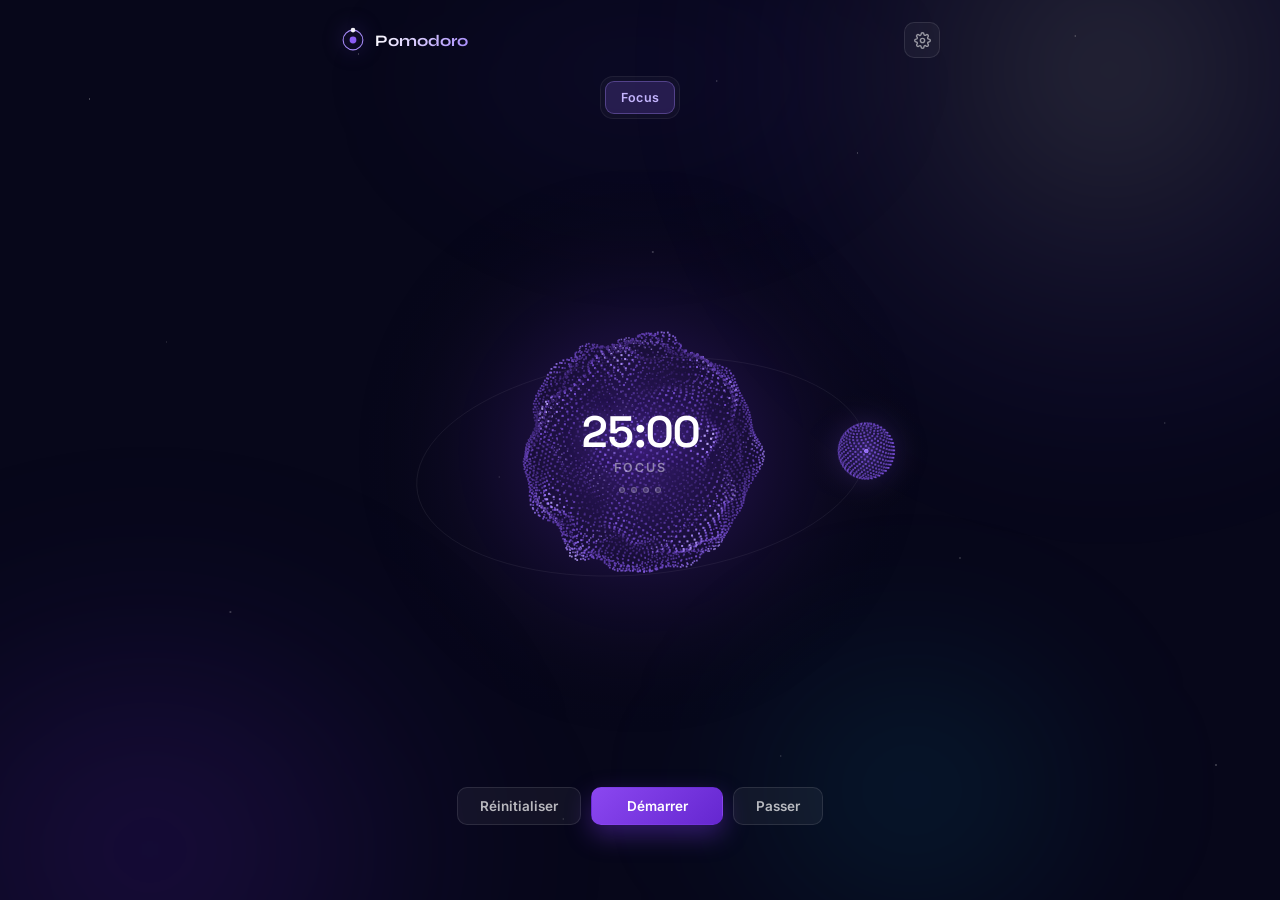
<file: apps/pomodoro/pomodoro.html>
<!DOCTYPE html>
<html lang="fr">
<head>
<script src="../../demo/guard.js"></script>
<meta charset="UTF-8"/>
<meta name="viewport" content="width=device-width, initial-scale=1.0"/>
<title>Pomodoro · Orbit</title>
<link rel="icon" type="image/svg+xml" href="data:image/svg+xml,<svg xmlns='http://www.w3.org/2000/svg' viewBox='0 0 100 100' fill='none'><circle cx='50' cy='50' r='38' stroke='%23a78bfa' stroke-width='4'/><circle cx='50' cy='50' r='13' fill='%238b5cf6'/><circle cx='69' cy='17.09' r='9' fill='%23f3f1fa'/></svg>"/>
<link rel="preconnect" href="https://fonts.googleapis.com"/>
<link rel="preconnect" href="https://fonts.gstatic.com" crossorigin/>
<link href="https://fonts.googleapis.com/css2?family=Inter:wght@400;500;600;700&family=Space+Grotesk:wght@700&family=Syne:wght@700;800&display=swap" rel="stylesheet"/>
<style>
*{box-sizing:border-box;margin:0;padding:0;}
html,body{height:100%;}
body{
  background:#07071a;
  font-family:'Inter',system-ui,sans-serif;
  color:#fff;
  overflow-x:hidden;
  font-variant-numeric:tabular-nums;
}

/* ── Décor spatial (repris de hub.html) ── */
.h-orb{position:fixed;border-radius:50%;pointer-events:none;z-index:0;transform:translateZ(0);}
.h-orb-1{width:900px;height:900px;top:-380px;right:-280px;background:radial-gradient(circle,rgba(255,255,255,0.13) 0%,rgba(200,180,255,0.07) 28%,rgba(120,80,255,0.04) 50%,transparent 68%);filter:blur(55px);}
.h-orb-2{width:700px;height:600px;bottom:-250px;left:-200px;background:radial-gradient(ellipse,rgba(109,40,217,0.2) 0%,rgba(80,30,180,0.07) 50%,transparent 72%);filter:blur(80px);}
.h-orb-3{width:480px;height:420px;bottom:-100px;right:10%;background:radial-gradient(ellipse,rgba(6,182,212,0.12) 0%,transparent 68%);filter:blur(70px);}
.h-orb-4{width:600px;height:260px;top:0;left:50%;transform:translateX(-50%) translateZ(0);background:radial-gradient(ellipse at 50% 0%,rgba(80,50,200,0.1) 0%,transparent 70%);filter:blur(60px);}
.h-stars{position:fixed;inset:0;z-index:0;pointer-events:none;background-image:radial-gradient(1px 1px at 7% 11%,rgba(255,255,255,0.5) 0%,transparent 100%),radial-gradient(1.5px 1.5px at 18% 68%,rgba(255,255,255,0.3) 0%,transparent 100%),radial-gradient(1px 1px at 28% 6%,rgba(255,255,255,0.4) 0%,transparent 100%),radial-gradient(1px 1px at 39% 53%,rgba(255,255,255,0.25) 0%,transparent 100%),radial-gradient(1.5px 1.5px at 51% 28%,rgba(255,255,255,0.35) 0%,transparent 100%),radial-gradient(1px 1px at 61% 84%,rgba(255,255,255,0.3) 0%,transparent 100%),radial-gradient(1px 1px at 67% 17%,rgba(255,255,255,0.4) 0%,transparent 100%),radial-gradient(1.5px 1.5px at 75% 62%,rgba(255,255,255,0.25) 0%,transparent 100%),radial-gradient(1px 1px at 84% 4%,rgba(255,255,255,0.45) 0%,transparent 100%),radial-gradient(1px 1px at 91% 47%,rgba(255,255,255,0.3) 0%,transparent 100%),radial-gradient(1.5px 1.5px at 95% 85%,rgba(255,255,255,0.35) 0%,transparent 100%),radial-gradient(1px 1px at 13% 38%,rgba(255,255,255,0.2) 0%,transparent 100%),radial-gradient(1px 1px at 44% 91%,rgba(255,255,255,0.28) 0%,transparent 100%),radial-gradient(1px 1px at 56% 9%,rgba(255,255,255,0.38) 0%,transparent 100%);}

/* ── App shell ── */
.app{
  position:relative; z-index:1;
  min-height:100vh;
  display:flex; flex-direction:column; align-items:center;
}

.topbar{
  width:100%; max-width:640px;
  display:flex; align-items:center; justify-content:space-between;
  padding:22px 20px 0;
}
.brand{display:flex;align-items:center;gap:9px;}
.brand svg{filter:drop-shadow(0 0 10px rgba(139,92,246,0.5));}
.brand-word{
  font-family:'Syne',sans-serif; font-weight:700; font-size:16px;
  background:linear-gradient(120deg,#ffffff,#a78bfa);
  -webkit-background-clip:text; background-clip:text; color:transparent;
}

.icon-btn{
  width:36px; height:36px; border-radius:10px; flex-shrink:0;
  border:1px solid rgba(255,255,255,0.1);
  background:rgba(255,255,255,0.04);
  color:rgba(255,255,255,0.55);
  display:flex; align-items:center; justify-content:center;
  cursor:pointer; transition:all 0.16s ease;
}
.icon-btn:hover{background:rgba(255,255,255,0.09);color:#fff;border-color:rgba(255,255,255,0.22);}
.icon-btn:focus-visible{outline:2px solid rgba(167,139,250,0.9);outline-offset:2px;}

/* ── Pastilles de mode ── */
.mode-pills{display:flex;gap:6px;margin-top:18px;padding:4px;background:rgba(255,255,255,0.03);border:1px solid rgba(255,255,255,0.06);border-radius:13px;}
.mode-pill{
  padding:8px 15px; border-radius:9px; border:1px solid transparent;
  background:transparent; color:rgba(255,255,255,0.5);
  font-family:'Inter',sans-serif; font-size:12.5px; font-weight:600;
  letter-spacing:0.02em; cursor:pointer; transition:all 0.16s ease;
}
.mode-pill:hover{background:rgba(255,255,255,0.06);color:rgba(255,255,255,0.85);}
.mode-pill.active{background:rgba(139,92,246,0.18);border-color:rgba(167,139,250,0.35);color:#c4b5fd;}
.mode-pill.active.is-break{background:rgba(6,182,212,0.16);border-color:rgba(34,211,238,0.35);color:#67e8f9;}
.mode-pill:focus-visible{outline:2px solid rgba(167,139,250,0.9);outline-offset:2px;}

/* ── Scène orbitale ── */
.stage-wrap{display:flex;justify-content:center;width:100%;margin:22px 0 8px;}
.stage{
  position:relative;width:min(78vmin,620px);height:min(78vmin,620px);cursor:default;
  opacity:0; transform:scale(0.92);
  transition:opacity 1100ms cubic-bezier(0.16,1,0.3,1), transform 1100ms cubic-bezier(0.16,1,0.3,1);
}
.stage.is-ready{opacity:1;transform:scale(1);}
#orbit-canvas{position:absolute;inset:0;width:100%;height:100%;display:block;}
.readout{
  position:absolute; inset:0;
  display:flex; flex-direction:column; align-items:center; justify-content:center;
  gap:6px; pointer-events:none;
}
.time{
  font-family:'Space Grotesk',system-ui,sans-serif; font-weight:600;
  font-size:clamp(26px,5.6vmin,44px); line-height:1; letter-spacing:-0.01em;
  color:#ffffff; text-shadow:0 0 22px rgba(139,92,246,0.3);
}
.mode-label{
  font-family:'Inter',sans-serif; font-size:12.5px; font-weight:600;
  color:rgba(255,255,255,0.45); text-transform:uppercase; letter-spacing:0.16em;
}
.session-dots{display:flex;gap:6px;margin-top:6px;}
.session-dot{width:6px;height:6px;border-radius:50%;background:rgba(255,255,255,0.14);border:1px solid rgba(255,255,255,0.22);transition:all 0.2s ease;}
.session-dot.filled{background:#a78bfa;border-color:#a78bfa;box-shadow:0 0 7px rgba(167,139,250,0.7);}

/* ── Contrôles ── */
.controls{display:flex;align-items:center;justify-content:center;gap:10px;padding:18px 20px 40px;}

.btn{
  padding:10px 22px; border-radius:10px; border:1px solid transparent;
  font-family:'Inter',sans-serif; font-weight:600; font-size:13.5px;
  display:inline-flex; align-items:center; gap:6px;
  cursor:pointer; transition:all 0.18s ease; white-space:nowrap;
}
.btn:focus-visible{outline:2px solid rgba(167,139,250,0.9);outline-offset:2px;}
.btn-primary{
  background:linear-gradient(135deg,#8b47f0,#6527d0); color:#fff;
  box-shadow:0 10px 26px rgba(124,58,237,0.38);
  min-width:132px; justify-content:center;
}
.btn-primary:hover{filter:brightness(1.1);}
.btn-ghost{
  background:rgba(255,255,255,0.05); color:rgba(255,255,255,0.7);
  border-color:rgba(255,255,255,0.1);
}
.btn-ghost:hover{background:rgba(255,255,255,0.09);border-color:rgba(255,255,255,0.22);color:#fff;}

/* ── Modale réglages ── */
.modal-overlay{
  position:fixed; inset:0; z-index:50;
  background:rgba(7,7,26,0.88);
  backdrop-filter:blur(14px); -webkit-backdrop-filter:blur(14px);
  display:none; align-items:center; justify-content:center;
  padding:20px;
}
.modal-overlay.open{display:flex;}
.modal{
  position:relative; width:min(92vw,420px);
  background:rgba(8,7,28,0.96);
  border:1px solid rgba(124,58,237,0.22);
  border-radius:22px;
  box-shadow:0 40px 80px rgba(0,0,0,0.75);
  padding:28px 26px 24px;
  max-height:90vh; overflow-y:auto;
}
.modal::before{
  content:''; position:absolute; top:0; left:10%; right:10%; height:1px;
  background:linear-gradient(90deg,transparent,rgba(139,92,246,0.55) 30%,rgba(6,182,212,0.55) 70%,transparent);
}
.modal h2{font-family:'Space Grotesk',system-ui,sans-serif;font-size:19px;margin-bottom:20px;}
.modal-close{
  position:absolute; top:14px; right:14px; width:30px; height:30px;
  border-radius:8px; border:1px solid rgba(255,255,255,0.1);
  background:rgba(255,255,255,0.05); color:rgba(255,255,255,0.6);
  font-size:17px; line-height:1; cursor:pointer;
  display:flex; align-items:center; justify-content:center;
  transition:all 0.16s ease;
}
.modal-close:hover{background:rgba(239,68,68,0.15);border-color:rgba(239,68,68,0.4);color:#ef4444;}

.field{display:flex;flex-direction:column;gap:6px;margin-bottom:14px;}
.field label{font-size:11px;font-weight:600;color:rgba(255,255,255,0.5);text-transform:uppercase;letter-spacing:0.06em;}
.field input[type="number"]{
  background:rgba(255,255,255,0.05); border:1px solid rgba(255,255,255,0.12);
  border-radius:8px; padding:9px 11px; color:#fff;
  font-family:'Inter',sans-serif; font-size:14px; width:100%;
}
.field input[type="number"]:focus{outline:none;border-color:rgba(167,139,250,0.6);}
.field label{display:flex;align-items:center;justify-content:space-between;}
.field-val{font-variant-numeric:tabular-nums;color:#c4b5fd;font-weight:700;letter-spacing:0;text-transform:none;}
.field input[type="range"]{
  -webkit-appearance:none; appearance:none; width:100%; height:4px;
  border-radius:999px; background:rgba(255,255,255,0.12); outline:none;
}
.field input[type="range"]::-webkit-slider-thumb{
  -webkit-appearance:none; width:16px; height:16px; border-radius:50%;
  background:#7c3aed; cursor:pointer; border:2px solid rgba(255,255,255,0.9);
  box-shadow:0 2px 8px rgba(0,0,0,0.4);
}
.field input[type="range"]::-moz-range-thumb{
  width:16px; height:16px; border-radius:50%; background:#7c3aed; cursor:pointer;
  border:2px solid rgba(255,255,255,0.9); box-shadow:0 2px 8px rgba(0,0,0,0.4);
}

/* Presets sphère centrale */
.preset-row{display:flex;gap:6px;margin-top:6px;}
.preset-row select,.preset-row input[type="text"]{
  flex:1; min-width:0; background:rgba(255,255,255,0.05); border:1px solid rgba(255,255,255,0.12);
  border-radius:8px; padding:8px 9px; color:#fff;
  font-family:'Inter',sans-serif; font-size:13px;
}
.preset-row select:focus,.preset-row input[type="text"]:focus{outline:none;border-color:rgba(167,139,250,0.6);}
/* Les options d'un <select> ignorent souvent le fond semi-transparent du
   parent (rendues par le système, pas par ce CSS) : fond opaque explicite
   pour ne pas se retrouver avec du texte blanc sur fond blanc. */
.preset-row select option{background:#14132b;color:#fff;}
.preset-row .btn{padding:8px 12px;font-size:12px;white-space:nowrap;}

.switch-row{display:flex;align-items:center;justify-content:space-between;padding:11px 0;border-bottom:1px solid rgba(255,255,255,0.06);}
.switch-row span{font-size:13.5px;color:rgba(255,255,255,0.8);}
.switch-row:last-of-type{border-bottom:none;margin-bottom:6px;}
.switch{position:relative;width:38px;height:22px;flex-shrink:0;}
.switch input{opacity:0;width:0;height:0;position:absolute;}
.switch .slider{position:absolute;inset:0;background:rgba(255,255,255,0.15);border-radius:999px;cursor:pointer;transition:background 0.18s;}
.switch .slider::before{content:'';position:absolute;width:16px;height:16px;left:3px;top:3px;background:#fff;border-radius:50%;transition:transform 0.18s;}
.switch input:checked + .slider{background:#7c3aed;}
.switch input:checked + .slider::before{transform:translateX(16px);}
.switch input:focus-visible + .slider{outline:2px solid rgba(167,139,250,0.9);outline-offset:2px;}

.modal-actions{display:flex;justify-content:flex-end;gap:10px;margin-top:18px;}

@media (max-width:420px){
  .topbar{padding:18px 16px 0;}
  .controls{gap:8px;}
  .btn{padding:9px 16px;font-size:12.5px;}
  .btn-primary{min-width:112px;}
}
</style>
</head>
<body>

<div class="h-orb h-orb-1"></div>
<div class="h-orb h-orb-2"></div>
<div class="h-orb h-orb-3"></div>
<div class="h-orb h-orb-4"></div>
<div class="h-stars"></div>

<div class="app">

  <header class="topbar">
    <span class="brand">
      <svg viewBox="0 0 100 100" width="26" height="26" fill="none" aria-hidden="true">
        <circle cx="50" cy="50" r="38" stroke="#a78bfa" stroke-width="4"/>
        <circle cx="50" cy="50" r="13" fill="#8b5cf6"/>
        <circle cx="50" cy="12" r="9" fill="#f3f1fa"/>
      </svg>
      <span class="brand-word">Pomodoro</span>
    </span>
    <button class="icon-btn" id="settings-btn" title="Réglages" aria-label="Ouvrir les réglages">
      <svg width="17" height="17" viewBox="0 0 24 24" fill="none" stroke="currentColor" stroke-width="2" stroke-linecap="round" stroke-linejoin="round">
        <circle cx="12" cy="12" r="3"/>
        <path d="M19.4 15a1.65 1.65 0 0 0 .33 1.82l.06.06a2 2 0 1 1-2.83 2.83l-.06-.06a1.65 1.65 0 0 0-1.82-.33 1.65 1.65 0 0 0-1 1.51V21a2 2 0 0 1-4 0v-.09A1.65 1.65 0 0 0 9 19.4a1.65 1.65 0 0 0-1.82.33l-.06.06a2 2 0 1 1-2.83-2.83l.06-.06a1.65 1.65 0 0 0 .33-1.82 1.65 1.65 0 0 0-1.51-1H3a2 2 0 0 1 0-4h.09A1.65 1.65 0 0 0 4.6 9a1.65 1.65 0 0 0-.33-1.82l-.06-.06a2 2 0 1 1 2.83-2.83l.06.06a1.65 1.65 0 0 0 1.82.33H9a1.65 1.65 0 0 0 1-1.51V3a2 2 0 0 1 4 0v.09a1.65 1.65 0 0 0 1 1.51 1.65 1.65 0 0 0 1.82-.33l.06-.06a2 2 0 1 1 2.83 2.83l-.06.06a1.65 1.65 0 0 0-.33 1.82V9a1.65 1.65 0 0 0 1.51 1H21a2 2 0 0 1 0 4h-.09a1.65 1.65 0 0 0-1.51 1z"/>
      </svg>
    </button>
  </header>

  <div class="mode-pills">
    <button class="mode-pill active" id="mode-switch-btn" title="Changer de mode" aria-label="Changer de mode de session">Focus</button>
  </div>

  <div class="stage-wrap">
    <div class="stage" id="stage">
      <canvas id="orbit-canvas"></canvas>
      <div class="readout" aria-live="polite">
        <div class="time" id="time-readout">25:00</div>
        <div class="mode-label" id="mode-label">Focus</div>
        <div class="session-dots" id="session-dots"></div>
      </div>
    </div>
  </div>

  <div class="controls">
    <button class="btn btn-ghost" id="reset-btn">Réinitialiser</button>
    <button class="btn btn-primary" id="startpause-btn">Démarrer</button>
    <button class="btn btn-ghost" id="skip-btn">Passer</button>
  </div>

</div>

<div class="modal-overlay" id="settings-overlay">
  <div class="modal" role="dialog" aria-modal="true" aria-labelledby="settings-title">
    <button class="modal-close" id="settings-close" aria-label="Fermer les réglages">&times;</button>
    <h2 id="settings-title">Réglages</h2>

    <div class="field">
      <label for="set-focus">Focus (minutes)</label>
      <input type="number" id="set-focus" min="1" max="180" step="1">
    </div>
    <div class="field">
      <label for="set-short">Pause courte (minutes)</label>
      <input type="number" id="set-short" min="1" max="60" step="1">
    </div>
    <div class="field">
      <label for="set-long">Pause longue (minutes)</label>
      <input type="number" id="set-long" min="1" max="120" step="1">
    </div>
    <div class="field">
      <label for="set-cycle">Sessions avant pause longue</label>
      <input type="number" id="set-cycle" min="1" max="12" step="1">
    </div>

    <div class="switch-row">
      <span>Son de fin de session</span>
      <label class="switch">
        <input type="checkbox" id="set-sound">
        <span class="slider"></span>
      </label>
    </div>
    <div class="switch-row">
      <span>Enchaîner automatiquement</span>
      <label class="switch">
        <input type="checkbox" id="set-auto">
        <span class="slider"></span>
      </label>
    </div>

    <h2 style="font-size:14px;margin-top:22px;margin-bottom:14px;color:rgba(255,255,255,0.55)">Sphère centrale</h2>

    <div class="field">
      <label for="set-planet-density">Densité (points) <span class="field-val" id="set-planet-density-val"></span></label>
      <input type="range" id="set-planet-density" min="500" max="8000" step="100">
    </div>
    <div class="field">
      <label for="set-planet-spin">Vitesse de rotation <span class="field-val" id="set-planet-spin-val"></span></label>
      <input type="range" id="set-planet-spin" min="0" max="0.02" step="0.001">
    </div>
    <div class="field">
      <label for="set-noise-large">Amplitude du relief (grand) <span class="field-val" id="set-noise-large-val"></span></label>
      <input type="range" id="set-noise-large" min="0" max="0.3" step="0.01">
    </div>
    <div class="field">
      <label for="set-noise-large-freq">Fréquence du relief (grand) <span class="field-val" id="set-noise-large-freq-val"></span></label>
      <input type="range" id="set-noise-large-freq" min="0" max="0.05" step="0.001">
    </div>
    <div class="field">
      <label for="set-noise-detail">Amplitude du relief (détail) <span class="field-val" id="set-noise-detail-val"></span></label>
      <input type="range" id="set-noise-detail" min="0" max="0.5" step="0.01">
    </div>
    <div class="field">
      <label for="set-noise-detail-freq">Fréquence du relief (détail) <span class="field-val" id="set-noise-detail-freq-val"></span></label>
      <input type="range" id="set-noise-detail-freq" min="0" max="5" step="0.1">
    </div>
    <div class="field">
      <label for="set-planet-reactivity">Réactivité au survol <span class="field-val" id="set-planet-reactivity-val"></span></label>
      <input type="range" id="set-planet-reactivity" min="0" max="0.2" step="0.005">
    </div>

    <div class="field">
      <label>Presets de la sphère</label>
      <div class="preset-row">
        <select id="preset-select"><option value="">— Presets enregistrés —</option></select>
        <button type="button" class="btn btn-ghost" id="preset-load-btn">Charger</button>
        <button type="button" class="btn btn-ghost" id="preset-delete-btn">Suppr.</button>
      </div>
      <div class="preset-row">
        <input type="text" id="preset-name-input" placeholder="Nom du nouveau preset" maxlength="40">
        <button type="button" class="btn btn-ghost" id="preset-save-btn">Sauvegarder</button>
      </div>
    </div>

    <div class="modal-actions">
      <button class="btn btn-ghost" id="settings-cancel">Annuler</button>
      <button class="btn btn-primary" id="settings-save">Enregistrer</button>
    </div>
  </div>
</div>

<script>
(function () {
  'use strict';

  function logAppError(context, err) {
    console.error('[Pomodoro]', context, err);
  }

  // ── Constantes & état par défaut ─────────────────────────
  var STORAGE_KEY = 'pomodoro_state';

  var MODE_COLORS = {
    focus:      { core:{r:139,g:92,b:246},  ring:{r:167,g:139,b:250}, accent:{r:124,g:58,b:237} },
    shortBreak: { core:{r:6,g:182,b:212},   ring:{r:34,g:211,b:238},  accent:{r:8,g:145,b:178}  },
    longBreak:  { core:{r:34,g:211,b:238},  ring:{r:103,g:232,b:249}, accent:{r:14,g:116,b:144} }
  };
  var MODE_LABELS = { focus:'Focus', shortBreak:'Pause courte', longBreak:'Pause longue' };

  function defaultState() {
    var focusMs = 25 * 60000;
    return {
      version: 1,
      settings: {
        focusMin: 25, shortBreakMin: 5, longBreakMin: 15,
        sessionsBeforeLongBreak: 4, soundOn: true, autoStartNext: false,
        planetDensity: 4500, planetSpinSpeed: 0.004,
        noiseAmpLarge: 0.07, noiseFreqLarge: 0.01,
        noiseAmpDetail: 0.2, noiseFreqDetail: 1.9,
        planetReactivity: 0.06
      },
      session: {
        mode: 'focus', focusCount: 0, running: false,
        endTimestamp: null, remainingMs: focusMs, durationMs: focusMs
      }
    };
  }

  function modeDurationMs(mode, settings) {
    if (mode === 'shortBreak') return settings.shortBreakMin * 60000;
    if (mode === 'longBreak') return settings.longBreakMin * 60000;
    return settings.focusMin * 60000;
  }

  function loadState() {
    var d = defaultState();
    try {
      var raw = localStorage.getItem(STORAGE_KEY);
      if (!raw) return d;
      var parsed = JSON.parse(raw);
      return {
        version: 1,
        settings: Object.assign({}, d.settings, parsed.settings || {}),
        session: Object.assign({}, d.session, parsed.session || {})
      };
    } catch (err) {
      logAppError('loadState: JSON.parse a échoué sur pomodoro_state, retour aux valeurs par défaut', err);
      return d;
    }
  }

  var state = loadState();

  // Appelée uniquement sur changement d'état réel (démarrer/pause/reset/
  // réglages/fin d'intervalle) — jamais en continu pendant le décompte, cf.
  // engineTick plus bas.
  function persist() {
    try {
      localStorage.setItem(STORAGE_KEY, JSON.stringify(state));
    } catch (err) {
      logAppError('persist: échec localStorage.setItem (quota plein ou navigation privée ?)', err);
    }
  }

  // ── Rattrapage au chargement (onglet resté fermé pendant un décompte) ──
  function advanceMode() {
    var s = state.session;
    if (s.mode === 'focus') {
      s.focusCount += 1;
      s.mode = (s.focusCount % state.settings.sessionsBeforeLongBreak === 0) ? 'longBreak' : 'shortBreak';
    } else {
      s.mode = 'focus';
    }
  }

  function resolveOnLoad() {
    var s = state.session;
    if (!s.running || !s.endTimestamp) return;
    var remaining = s.endTimestamp - Date.now();
    var guard = 0;
    while (remaining <= 0 && guard < 200) {
      guard++;
      advanceMode();
      var dur = modeDurationMs(s.mode, state.settings);
      s.durationMs = dur;
      if (state.settings.autoStartNext) {
        remaining += dur;
        s.remainingMs = Math.max(0, remaining);
        s.endTimestamp = Date.now() + s.remainingMs;
      } else {
        s.running = false;
        s.endTimestamp = null;
        s.remainingMs = dur;
        remaining = 1; // sort de la boucle
      }
    }
    if (s.running) {
      s.remainingMs = Math.max(0, s.endTimestamp - Date.now());
    }
  }
  resolveOnLoad();

  // ── DOM refs ──────────────────────────────────────────────
  var stageEl = document.getElementById('stage');
  var canvas = document.getElementById('orbit-canvas');
  var ctx = canvas.getContext('2d');
  var timeEl = document.getElementById('time-readout');
  var modeLabelEl = document.getElementById('mode-label');
  var dotsEl = document.getElementById('session-dots');
  var startPauseBtn = document.getElementById('startpause-btn');
  var resetBtn = document.getElementById('reset-btn');
  var skipBtn = document.getElementById('skip-btn');
  var modeSwitchBtn = document.getElementById('mode-switch-btn');
  var MODE_ORDER = ['focus', 'shortBreak', 'longBreak'];

  var settingsBtn = document.getElementById('settings-btn');
  var settingsOverlay = document.getElementById('settings-overlay');
  var settingsClose = document.getElementById('settings-close');
  var settingsCancel = document.getElementById('settings-cancel');
  var settingsSave = document.getElementById('settings-save');
  var fFocus = document.getElementById('set-focus');
  var fShort = document.getElementById('set-short');
  var fLong = document.getElementById('set-long');
  var fCycle = document.getElementById('set-cycle');
  var fSound = document.getElementById('set-sound');
  var fAuto = document.getElementById('set-auto');
  var fPlanetDensity    = document.getElementById('set-planet-density');
  var fPlanetSpin       = document.getElementById('set-planet-spin');
  var fNoiseLarge       = document.getElementById('set-noise-large');
  var fNoiseLargeFreq   = document.getElementById('set-noise-large-freq');
  var fNoiseDetail      = document.getElementById('set-noise-detail');
  var fNoiseDetailFreq  = document.getElementById('set-noise-detail-freq');
  var fPlanetReactivity = document.getElementById('set-planet-reactivity');
  // Affichage de la valeur courante à côté de chaque slider, mis à jour en direct
  [fPlanetDensity, fPlanetSpin, fNoiseLarge, fNoiseLargeFreq, fNoiseDetail, fNoiseDetailFreq, fPlanetReactivity].forEach(function (input) {
    var out = document.getElementById(input.id + '-val');
    input.addEventListener('input', function () { out.textContent = input.value; });
  });
  var presetSelect     = document.getElementById('preset-select');
  var presetLoadBtn    = document.getElementById('preset-load-btn');
  var presetDeleteBtn  = document.getElementById('preset-delete-btn');
  var presetNameInput  = document.getElementById('preset-name-input');
  var presetSaveBtn    = document.getElementById('preset-save-btn');

  // ── Son ───────────────────────────────────────────────────
  var audioCtx = null;
  function ensureAudioCtx() {
    try {
      if (!audioCtx) audioCtx = new (window.AudioContext || window.webkitAudioContext)();
      if (audioCtx.state === 'suspended') audioCtx.resume();
    } catch (err) {
      logAppError('ensureAudioCtx: AudioContext indisponible', err);
    }
  }
  // Un seul objet Audio, préchargé dès le démarrage et réutilisé à chaque
  // carillon. Le launcher sert le statique en Cache-Control: no-store, donc
  // `new Audio(...)` à chaque appel re-télécharge et redécode le fichier à
  // chaque fois — source d'un petit freeze au moment exact où l'intervalle
  // se termine. En le créant une seule fois ici et en le rejouant ensuite
  // (currentTime = 0), le décodage n'a lieu qu'au chargement de la page.
  var chimeAudio = new Audio('sounds/crow.mp3');
  chimeAudio.volume = 0.7;
  chimeAudio.preload = 'auto';
  function playChime() {
    if (!state.settings.soundOn) return;
    try {
      chimeAudio.currentTime = 0;
      chimeAudio.play().catch(function (err) {
        logAppError('playChime: lecture du son crow.mp3 impossible (bloqué par la politique autoplay ?)', err);
      });
    } catch (err) {
      logAppError('playChime: lecture du son crow.mp3 impossible', err);
    }
  }

  // ── Transition de couleur entre modes ────────────────────
  // `out` optionnel : si fourni, le résultat y est écrit (mutation en place)
  // au lieu d'allouer un nouvel objet — utilisé par planetNoiseColor, appelée
  // pour chaque point de la sphère centrale (jusqu'à des milliers par frame),
  // où une allocation par appel avait fini par saturer le tas JS (cause du
  // freeze périodique : le ramasse-miettes devait souffler toutes les 3-4s).
  function lerpC(a, b, t, out) {
    if (!out) out = {};
    out.r = a.r + (b.r - a.r) * t;
    out.g = a.g + (b.g - a.g) * t;
    out.b = a.b + (b.b - a.b) * t;
    return out;
  }
  function lerpSet(a, b, t) {
    return { core: lerpC(a.core, b.core, t), ring: lerpC(a.ring, b.ring, t), accent: lerpC(a.accent, b.accent, t) };
  }
  function rgba(c, a) { return 'rgba(' + (c.r | 0) + ',' + (c.g | 0) + ',' + (c.b | 0) + ',' + a + ')'; }
  function clamp01(v) { return v < 0 ? 0 : (v > 1 ? 1 : v); }
  function hexToRgb(hex) {
    var h = hex.replace('#', '');
    return { r: parseInt(h.slice(0, 2), 16), g: parseInt(h.slice(2, 4), 16), b: parseInt(h.slice(4, 6), 16) };
  }
  function smoothstep(e0, e1, x) {
    var t = clamp01((x - e0) / (e1 - e0));
    return t * t * (3 - 2 * t);
  }

  // ── Bruit simplex 3D (portage JS du shader "particle-sphere noise displacement") ──
  // random3 écrit dans `out` (tableau à 3 cases) au lieu d'en allouer un
  // nouveau à chaque appel. snoise3 est appelée 2x par point de la sphère
  // centrale (jusqu'à des milliers par frame), et appelle random3 4x à
  // chaque fois — l'allocation d'un tableau par appel finissait par générer
  // plusieurs millions d'allocations/seconde, saturant le tas JS toutes les
  // 3-4s (cause du freeze périodique observé, confirmé par un relevé mémoire
  // en dents de scie synchronisé avec les micro-freezes).
  function random3(cx, cy, cz, out) {
    var j = 4096.0 * Math.sin(cx * 17.0 + cy * 59.4 + cz * 15.0);
    var rz = j * 512.0 - Math.floor(j * 512.0);
    j *= 0.125;
    var rx = j * 512.0 - Math.floor(j * 512.0);
    j *= 0.125;
    var ry = j * 512.0 - Math.floor(j * 512.0);
    out[0] = rx - 0.5; out[1] = ry - 0.5; out[2] = rz - 0.5;
    return out;
  }
  var _r0 = [0, 0, 0], _r1 = [0, 0, 0], _r2 = [0, 0, 0], _r3 = [0, 0, 0];
  function snoise3(px, py, pz) {
    var F3 = 0.3333333, G3 = 0.1666667;
    var sSum = (px + py + pz) * F3;
    var sx = Math.floor(px + sSum), sy = Math.floor(py + sSum), sz = Math.floor(pz + sSum);
    var gSum = (sx + sy + sz) * G3;
    var xx = px - sx + gSum, xy = py - sy + gSum, xz = pz - sz + gSum;

    var ex = (xx - xy) >= 0 ? 1 : 0;
    var ey = (xy - xz) >= 0 ? 1 : 0;
    var ez = (xz - xx) >= 0 ? 1 : 0;

    var i1x = ex * (1 - ez), i1y = ey * (1 - ex), i1z = ez * (1 - ey);
    var i2x = 1 - ez * (1 - ex), i2y = 1 - ex * (1 - ey), i2z = 1 - ey * (1 - ez);

    var x1x = xx - i1x + G3, x1y = xy - i1y + G3, x1z = xz - i1z + G3;
    var x2x = xx - i2x + 2 * G3, x2y = xy - i2y + 2 * G3, x2z = xz - i2z + 2 * G3;
    var x3x = xx - 1 + 3 * G3, x3y = xy - 1 + 3 * G3, x3z = xz - 1 + 3 * G3;

    var wx = Math.max(0.6 - (xx * xx + xy * xy + xz * xz), 0);
    var wy = Math.max(0.6 - (x1x * x1x + x1y * x1y + x1z * x1z), 0);
    var wz = Math.max(0.6 - (x2x * x2x + x2y * x2y + x2z * x2z), 0);
    var ww = Math.max(0.6 - (x3x * x3x + x3y * x3y + x3z * x3z), 0);

    var r0 = random3(sx, sy, sz, _r0);
    var r1 = random3(sx + i1x, sy + i1y, sz + i1z, _r1);
    var r2 = random3(sx + i2x, sy + i2y, sz + i2z, _r2);
    var r3 = random3(sx + 1, sy + 1, sz + 1, _r3);

    var dx = r0[0] * xx + r0[1] * xy + r0[2] * xz;
    var dy = r1[0] * x1x + r1[1] * x1y + r1[2] * x1z;
    var dz = r2[0] * x2x + r2[1] * x2y + r2[2] * x2z;
    var dw = r3[0] * x3x + r3[1] * x3y + r3[2] * x3z;

    wx *= wx; wx *= wx;
    wy *= wy; wy *= wy;
    wz *= wz; wz *= wz;
    ww *= ww; ww *= ww;

    return (dx * wx + dy * wy + dz * wz + dw * ww) * 52.0;
  }

  var colorAnim = { from: MODE_COLORS.focus, to: MODE_COLORS.focus, start: 0, duration: 500 };
  function setModeColor(mode, now) {
    colorAnim.from = currentLerpedColor(now);
    colorAnim.to = MODE_COLORS[mode];
    colorAnim.start = now;
  }
  function currentLerpedColor(now) {
    var t = colorAnim.duration ? clamp01((now - colorAnim.start) / colorAnim.duration) : 1;
    return lerpSet(colorAnim.from, colorAnim.to, t);
  }

  // ── Actions utilisateur ───────────────────────────────────
  function updateControlsUI() {
    startPauseBtn.textContent = state.session.running ? 'Pause' : 'Démarrer';
    modeSwitchBtn.textContent = MODE_LABELS[state.session.mode];
    modeSwitchBtn.classList.toggle('is-break', state.session.mode !== 'focus');
  }

  function startPause() {
    var s = state.session;
    if (s.running) {
      s.remainingMs = Math.max(0, s.endTimestamp - Date.now());
      s.running = false;
      s.endTimestamp = null;
    } else {
      ensureAudioCtx();
      if (s.remainingMs <= 0) s.remainingMs = s.durationMs;
      s.endTimestamp = Date.now() + s.remainingMs;
      s.running = true;
    }
    persist();
    updateControlsUI();
  }

  function resetCurrent() {
    var s = state.session;
    s.running = false;
    s.endTimestamp = null;
    s.durationMs = modeDurationMs(s.mode, state.settings);
    s.remainingMs = s.durationMs;
    persist();
    updateControlsUI();
  }

  function completeInterval(playSound) {
    var s = state.session;
    advanceMode();
    s.durationMs = modeDurationMs(s.mode, state.settings);
    if (playSound) playChime();
    setModeColor(s.mode, performance.now());
    if (state.settings.autoStartNext) {
      s.remainingMs = s.durationMs;
      s.running = true;
      s.endTimestamp = Date.now() + s.remainingMs;
    } else {
      s.remainingMs = s.durationMs;
      s.running = false;
      s.endTimestamp = null;
    }
    persist();
    updateControlsUI();
  }

  function skip() {
    completeInterval(false);
  }

  function selectMode(mode) {
    var s = state.session;
    if (s.mode === mode && !s.running) return;
    s.mode = mode;
    s.running = false;
    s.endTimestamp = null;
    s.durationMs = modeDurationMs(mode, state.settings);
    s.remainingMs = s.durationMs;
    setModeColor(mode, performance.now());
    persist();
    updateControlsUI();
  }

  function cycleMode() {
    var idx = MODE_ORDER.indexOf(state.session.mode);
    var next = MODE_ORDER[(idx + 1) % MODE_ORDER.length];
    selectMode(next);
  }

  startPauseBtn.addEventListener('click', startPause);
  resetBtn.addEventListener('click', resetCurrent);
  skipBtn.addEventListener('click', skip);
  modeSwitchBtn.addEventListener('click', cycleMode);

  // ── Modale réglages ───────────────────────────────────────
  // Positionne un slider + son affichage de valeur à côté du label
  function _setRange(input, val) {
    input.value = val;
    var out = document.getElementById(input.id + '-val');
    if (out) out.textContent = input.value;
  }

  // ── Presets de la sphère (plusieurs configs nommées, sauvegardées à part
  // des réglages courants) ──────────────────────────────────────────────
  var PRESETS_KEY = 'pomodoro_presets';
  var SPHERE_FIELDS = ['planetDensity', 'planetSpinSpeed', 'noiseAmpLarge', 'noiseFreqLarge', 'noiseAmpDetail', 'noiseFreqDetail', 'planetReactivity'];

  function loadPresets() {
    try {
      var raw = localStorage.getItem(PRESETS_KEY);
      return raw ? JSON.parse(raw) : [];
    } catch (err) {
      logAppError('loadPresets: JSON.parse a échoué sur pomodoro_presets', err);
      return [];
    }
  }
  function savePresets(list) {
    try {
      localStorage.setItem(PRESETS_KEY, JSON.stringify(list));
    } catch (err) {
      logAppError('savePresets: échec localStorage.setItem', err);
    }
  }
  function renderPresetOptions(selectName) {
    var presets = loadPresets();
    presetSelect.innerHTML = '<option value="">— Presets enregistrés —</option>';
    presets.forEach(function (p) {
      var opt = document.createElement('option');
      opt.value = p.name;
      opt.textContent = p.name;
      presetSelect.appendChild(opt);
    });
    if (selectName) presetSelect.value = selectName;
  }
  function currentSphereSlidersAsSettings() {
    return {
      planetDensity:    Math.min(8000, Math.max(500, parseInt(fPlanetDensity.value, 10) || 4500)),
      planetSpinSpeed:  Math.min(0.02, Math.max(0, parseFloat(fPlanetSpin.value) || 0)),
      noiseAmpLarge:    Math.min(0.3, Math.max(0, parseFloat(fNoiseLarge.value) || 0)),
      noiseFreqLarge:   Math.min(0.05, Math.max(0, parseFloat(fNoiseLargeFreq.value) || 0)),
      noiseAmpDetail:   Math.min(0.5, Math.max(0, parseFloat(fNoiseDetail.value) || 0)),
      noiseFreqDetail:  Math.min(5, Math.max(0, parseFloat(fNoiseDetailFreq.value) || 0)),
      planetReactivity: Math.min(0.2, Math.max(0, parseFloat(fPlanetReactivity.value) || 0))
    };
  }
  presetSaveBtn.addEventListener('click', function () {
    var name = presetNameInput.value.trim();
    if (!name) { presetNameInput.focus(); return; }
    var presets = loadPresets();
    var settingsSnapshot = currentSphereSlidersAsSettings();
    var idx = presets.findIndex(function (p) { return p.name === name; });
    if (idx > -1) presets[idx] = { name: name, settings: settingsSnapshot };
    else presets.push({ name: name, settings: settingsSnapshot });
    savePresets(presets);
    renderPresetOptions(name);
    presetNameInput.value = '';
  });
  presetLoadBtn.addEventListener('click', function () {
    var name = presetSelect.value;
    if (!name) return;
    var preset = loadPresets().find(function (p) { return p.name === name; });
    if (!preset) return;
    SPHERE_FIELDS.forEach(function (key) {
      if (preset.settings[key] == null) return;
      var input = { planetDensity: fPlanetDensity, planetSpinSpeed: fPlanetSpin, noiseAmpLarge: fNoiseLarge,
        noiseFreqLarge: fNoiseLargeFreq, noiseAmpDetail: fNoiseDetail, noiseFreqDetail: fNoiseDetailFreq,
        planetReactivity: fPlanetReactivity }[key];
      _setRange(input, preset.settings[key]);
    });
  });
  presetDeleteBtn.addEventListener('click', function () {
    var name = presetSelect.value;
    if (!name) return;
    savePresets(loadPresets().filter(function (p) { return p.name !== name; }));
    renderPresetOptions();
  });

  function openSettings() {
    fFocus.value = state.settings.focusMin;
    fShort.value = state.settings.shortBreakMin;
    fLong.value = state.settings.longBreakMin;
    fCycle.value = state.settings.sessionsBeforeLongBreak;
    fSound.checked = state.settings.soundOn;
    fAuto.checked = state.settings.autoStartNext;
    _setRange(fPlanetDensity, state.settings.planetDensity);
    _setRange(fPlanetSpin, state.settings.planetSpinSpeed);
    _setRange(fNoiseLarge, state.settings.noiseAmpLarge);
    _setRange(fNoiseLargeFreq, state.settings.noiseFreqLarge);
    _setRange(fNoiseDetail, state.settings.noiseAmpDetail);
    _setRange(fNoiseDetailFreq, state.settings.noiseFreqDetail);
    _setRange(fPlanetReactivity, state.settings.planetReactivity);
    renderPresetOptions();
    settingsOverlay.classList.add('open');
  }
  function closeSettings() { settingsOverlay.classList.remove('open'); }

  function saveSettings() {
    var focusMin = Math.min(180, Math.max(1, parseInt(fFocus.value, 10) || 25));
    var shortMin = Math.min(60, Math.max(1, parseInt(fShort.value, 10) || 5));
    var longMin = Math.min(120, Math.max(1, parseInt(fLong.value, 10) || 15));
    var cycle = Math.min(12, Math.max(1, parseInt(fCycle.value, 10) || 4));
    var planetDensity    = Math.min(8000, Math.max(500, parseInt(fPlanetDensity.value, 10) || 4500));
    var planetSpinSpeed  = Math.min(0.02, Math.max(0, parseFloat(fPlanetSpin.value) || 0));
    var noiseAmpLarge    = Math.min(0.3, Math.max(0, parseFloat(fNoiseLarge.value) || 0));
    var noiseFreqLarge   = Math.min(0.05, Math.max(0, parseFloat(fNoiseLargeFreq.value) || 0));
    var noiseAmpDetail   = Math.min(0.5, Math.max(0, parseFloat(fNoiseDetail.value) || 0));
    var noiseFreqDetail  = Math.min(5, Math.max(0, parseFloat(fNoiseDetailFreq.value) || 0));
    var planetReactivity = Math.min(0.2, Math.max(0, parseFloat(fPlanetReactivity.value) || 0));

    state.settings.focusMin = focusMin;
    state.settings.shortBreakMin = shortMin;
    state.settings.longBreakMin = longMin;
    state.settings.sessionsBeforeLongBreak = cycle;
    state.settings.soundOn = !!fSound.checked;
    state.settings.autoStartNext = !!fAuto.checked;
    state.settings.planetDensity = planetDensity;
    state.settings.planetSpinSpeed = planetSpinSpeed;
    state.settings.noiseAmpLarge = noiseAmpLarge;
    state.settings.noiseFreqLarge = noiseFreqLarge;
    state.settings.noiseAmpDetail = noiseAmpDetail;
    state.settings.noiseFreqDetail = noiseFreqDetail;
    state.settings.planetReactivity = planetReactivity;

    // Applique les réglages de la sphère à la scène en cours (la densité
    // régénère le nuage de points, les autres sont lues à chaque frame).
    PLANET_SPIN_SPEED = planetSpinSpeed;
    NOISE_AMP_1 = noiseAmpLarge;
    NOISE_FREQ_1 = noiseFreqLarge;
    NOISE_AMP_2 = noiseAmpDetail;
    NOISE_FREQ_2 = noiseFreqDetail;
    PLANET_REPULSE_STRENGTH = planetReactivity;
    if (planetDensity !== PLANET_N) {
      PLANET_N = planetDensity;
      planetPts = buildPlanetPts();
      planetDisplacements = planetPts.map(function () { return { x: 0, y: 0, z: 0 }; });
    }

    var s = state.session;
    if (!s.running) {
      s.durationMs = modeDurationMs(s.mode, state.settings);
      s.remainingMs = s.durationMs;
    }
    persist();
    updateControlsUI();
    closeSettings();
  }

  settingsBtn.addEventListener('click', openSettings);
  settingsClose.addEventListener('click', closeSettings);
  settingsCancel.addEventListener('click', closeSettings);
  settingsSave.addEventListener('click', saveSettings);
  settingsOverlay.addEventListener('click', function (e) {
    if (e.target === settingsOverlay) closeSettings();
  });
  document.addEventListener('keydown', function (e) {
    if (e.key === 'Escape' && settingsOverlay.classList.contains('open')) closeSettings();
  });

  // ── Sphère de particules (astre) — distribution Fibonacci ──
  var SPHERE_N = 650;
  var spherePts = (function () {
    var pts = [];
    var golden = Math.PI * (3 - Math.sqrt(5));
    for (var i = 0; i < SPHERE_N; i++) {
      var y = 1 - (i / (SPHERE_N - 1)) * 2;
      var r = Math.sqrt(Math.max(0, 1 - y * y));
      var theta = golden * i;
      pts.push({ x: Math.cos(theta) * r, y: y, z: Math.sin(theta) * r });
    }
    return pts;
  })();
  var displacements = spherePts.map(function () { return { x: 0, y: 0, z: 0 }; });
  var astreRot = 0;

  // ── Interaction souris (répulsion des particules) ─────────
  var mouse = { x: 0, y: 0, active: false };
  var REPULSE_STRENGTH = 0.05, FRICTION = 0.94, RETURN_FORCE = 0.008;
  function updateMouseFromEvent(clientX, clientY) {
    var rect = canvas.getBoundingClientRect();
    mouse.x = clientX - rect.left;
    mouse.y = clientY - rect.top;
    mouse.active = true;
  }
  canvas.addEventListener('mousemove', function (e) { updateMouseFromEvent(e.clientX, e.clientY); });
  canvas.addEventListener('mouseleave', function () { mouse.active = false; });
  canvas.addEventListener('touchmove', function (e) {
    if (e.touches[0]) { updateMouseFromEvent(e.touches[0].clientX, e.touches[0].clientY); }
  }, { passive: true });
  canvas.addEventListener('touchend', function () { mouse.active = false; });

  // ── Planète en particules (mini "Particle Sphere") ─────────
  // Sert désormais de "soleil" fixe au centre de la scène (l'astre Fibonacci
  // ci-dessus est lui l'objet qui orbite) — cf. drawSun/drawAstre plus bas.
  var PLANET_N = state.settings.planetDensity || 4500;
  function buildPlanetPts() {
    var pts = [];
    var golden = Math.PI * (3 - Math.sqrt(5));
    for (var i = 0; i < PLANET_N; i++) {
      var y = 1 - (i / (PLANET_N - 1)) * 2;
      var r = Math.sqrt(Math.max(0, 1 - y * y));
      var theta = golden * i;
      pts.push({ x: Math.cos(theta) * r, y: y, z: Math.sin(theta) * r });
    }
    return pts;
  }
  var planetPts = buildPlanetPts();
  var planetDisplacements = planetPts.map(function () { return { x: 0, y: 0, z: 0 }; });
  var planetSpin = 0;
  var PLANET_SPIN_SPEED = state.settings.planetSpinSpeed != null ? state.settings.planetSpinSpeed : 0.004;
  var PLANET_REPULSE_STRENGTH = state.settings.planetReactivity != null ? state.settings.planetReactivity : 0.06;
  var PLANET_FRICTION = 0.94, PLANET_RETURN_FORCE = 0.01;
  var PLANET_DRAG_SENSITIVITY = 0.006;
  var isDraggingSun = false, dragLastX = 0;

  // ── Déplacement par bruit (façon "particle-sphere noise displacement") ──
  var NOISE_SPD_1 = 0.68;
  var NOISE_AMP_1  = state.settings.noiseAmpLarge  != null ? state.settings.noiseAmpLarge  : 0.07;
  var NOISE_FREQ_1 = state.settings.noiseFreqLarge != null ? state.settings.noiseFreqLarge : 0.01;
  var NOISE_SPD_2 = 1.42;
  var NOISE_AMP_2  = state.settings.noiseAmpDetail  != null ? state.settings.noiseAmpDetail  : 0.2;
  var NOISE_FREQ_2 = state.settings.noiseFreqDetail != null ? state.settings.noiseFreqDetail : 1.9;
  var NOISE_COLOR_1 = hexToRgb('#170b33');
  var NOISE_COLOR_4 = hexToRgb('#f5f3ff');

  function planetDisplacement(nx, ny, nz, time) {
    var t1 = time * NOISE_SPD_1;
    var d1 = snoise3(nx * NOISE_FREQ_1 + t1, ny * NOISE_FREQ_1 + t1, nz * NOISE_FREQ_1 + t1) * NOISE_AMP_1;
    var t2 = time * NOISE_SPD_2 * 0.6;
    var d2 = snoise3(nx * NOISE_FREQ_2 + 5.2 - t2, ny * NOISE_FREQ_2 + 1.3 - t2, nz * NOISE_FREQ_2 + 2.8 - t2) * NOISE_AMP_2;
    return d1 + d2;
  }
  // color1 (sombre) et color4 (blanc) restent fixes comme ancrages ; color2/color3
  // (les teintes intermédiaires) suivent la couleur du mode en cours (Focus/Pause),
  // déjà lissée en transition par colorAnim — la planète change donc de couleur avec le mode.
  var _planetColorScratch = { r: 0, g: 0, b: 0 };

  // Palette de couleurs précalculée pour la sphère centrale : planetNoiseColor
  // ne dépend au fond que d'un seul paramètre continu (t, dérivé du bruit,
  // toujours ramené dans [0,1] par smoothstep) et de la couleur du mode en
  // cours (fixe le temps d'une frame). Plutôt que de construire une chaîne
  // "rgba(...)" par point — jusqu'à plusieurs milliers de fois par frame,
  // à 60-160 fps selon l'écran — on précalcule ici une palette de
  // PALETTE_SIZE couleurs (une seule fois par frame, pas par point) et
  // chaque point se contente d'un indexage entier dans ce tableau. L'alpha
  // (qui varie aussi par point, selon la profondeur) passe par
  // ctx.globalAlpha plutôt que d'être intégré à la chaîne, pour ne pas
  // avoir à multiplier la taille de la palette par le nombre de niveaux
  // d'alpha. C'était la source du freeze périodique : générer et parser
  // une chaîne de couleur unique par point, par frame, saturait le tas JS
  // bien plus vite qu'estimé (surtout sur un écran >60Hz).
  var PALETTE_SIZE = 128;
  var _sunColorPalette = new Array(PALETTE_SIZE);
  function buildSunColorPalette(modeColor) {
    for (var i = 0; i < PALETTE_SIZE; i++) {
      var t = i / (PALETTE_SIZE - 1);
      var out = _planetColorScratch;
      lerpC(NOISE_COLOR_1, modeColor.core, smoothstep(0.0, 0.75, t), out);
      lerpC(out, modeColor.ring, smoothstep(0.5, 0.75, t), out);
      lerpC(out, NOISE_COLOR_4, smoothstep(0.55, 1.0, t), out);
      _sunColorPalette[i] = 'rgb(' + (out.r | 0) + ',' + (out.g | 0) + ',' + (out.b | 0) + ')';
    }
  }

  // Le soleil (visuel ex-"planète") est toujours fixe au centre (cx, cy) : le
  // survol/glisser se teste donc directement contre cx/cy/sunRadius, pas
  // besoin de mémoriser sa position d'un frame à l'autre comme avant.
  function hitTestSun(clientX, clientY) {
    var rect = canvas.getBoundingClientRect();
    var mx = clientX - rect.left, my = clientY - rect.top;
    var dx = mx - cx, dy = my - cy;
    return (dx * dx + dy * dy) < Math.pow(sunRadius * 2.5, 2) ? mx : null;
  }
  canvas.addEventListener('mousedown', function (e) {
    var mx = hitTestSun(e.clientX, e.clientY);
    if (mx !== null) { isDraggingSun = true; dragLastX = mx; }
  });
  window.addEventListener('mousemove', function (e) {
    if (!isDraggingSun) return;
    var rect = canvas.getBoundingClientRect();
    var mx = e.clientX - rect.left;
    planetSpin += (mx - dragLastX) * PLANET_DRAG_SENSITIVITY;
    dragLastX = mx;
  });
  window.addEventListener('mouseup', function () { isDraggingSun = false; });
  canvas.addEventListener('touchstart', function (e) {
    var t = e.touches[0]; if (!t) return;
    var mx = hitTestSun(t.clientX, t.clientY);
    if (mx !== null) { isDraggingSun = true; dragLastX = mx; }
  }, { passive: true });
  window.addEventListener('touchmove', function (e) {
    if (!isDraggingSun) return;
    var t = e.touches[0]; if (!t) return;
    var rect = canvas.getBoundingClientRect();
    var mx = t.clientX - rect.left;
    planetSpin += (mx - dragLastX) * PLANET_DRAG_SENSITIVITY;
    dragLastX = mx;
  }, { passive: true });
  window.addEventListener('touchend', function () { isDraggingSun = false; });

  // ── Géométrie de scène (recalculée au resize) ─────────────
  var W = 0, H = 0, dpr = 1, cx = 0, cy = 0;
  var sunRadius = 100, ORBIT_R = 180, PERSPECTIVE = 720, TILT = 0.5, TILT_SIDE = 0.18;
  // Tracé (Path2D) du fin anneau complet en pointillé de fond : sa forme ne
  // dépend que de la géométrie (cx/cy/ORBIT_R), jamais de l'avancement de la
  // session — reconstruit seulement au resize (fit()) au lieu d'être
  // recalculé à chaque frame (~97 points), ce qui allégeait sensiblement la
  // pression sur le ramasse-miettes JS.
  var faintOrbitPath = null;
  // Bascule propre au petit astre en orbite (indépendante de celle de l'orbite
  // elle-même) : on part de -TILT (sens inversé par rapport à l'orbite) à
  // ajuster selon ton retour visuel.
  var ASTRE_TILT = -TILT;

  // Rotations génériques (mêmes conventions que l'ancien code inline de
  // projectOrbit) — partagées avec l'astre central pour que son axe de spin
  // reste parallèle à l'axe de rotation (normale du plan) de l'orbite.
  // Mutent v en place et le retournent (au lieu d'allouer un nouvel objet à
  // chaque appel) : appelées ~60x/s en cascade pour des dizaines de points,
  // ces allocations répétées mettaient une forte pression sur le ramasse-
  // miettes JS, provoquant un micro-freeze périodique de l'animation. v est
  // toujours soit un objet fraîchement créé pour l'itération en cours, soit
  // le résultat d'un rotX/rotY précédent dans la même chaîne — jamais
  // partagé/retenu au-delà, donc la mutation en place est sans risque.
  function rotX(v, a) {
    var c = Math.cos(a), s = Math.sin(a);
    var ny = v.y * c - v.z * s, nz = v.y * s + v.z * c;
    v.y = ny; v.z = nz;
    return v;
  }
  function rotY(v, a) {
    var c = Math.cos(a), s = Math.sin(a);
    var nx = v.x * c + v.z * s, nz = -v.x * s + v.z * c;
    v.x = nx; v.z = nz;
    return v;
  }
  function tiltPoint(x, y, z) {
    return rotY(rotX({ x: x, y: y, z: z }, TILT), TILT_SIDE);
  }

  // Pool d'objets point réutilisés par projectOrbit : buildRingSegments (121
  // appels/frame) + buildCometTrail (65) + l'astre (1) restent tous vivants
  // simultanément le temps d'un draw() (retenus dans des tableaux, lus après
  // coup par drawRingSegments/drawCometTrail/drawAstre), donc un seul scratch
  // partagé ne suffit pas ici — d'où ce pool, remis à zéro au début de
  // chaque draw(). Sans ça, ~187 objets alloués à chaque frame (60x/s)
  // suffisaient à saturer le tas JS toutes les 3-4s (ramasse-miettes bloquant
  // périodiquement le thread, cause du freeze observé).
  var _orbitPtPool = (function () {
    var pool = [];
    for (var i = 0; i < 256; i++) pool.push({ x: 0, y: 0, scale: 0, z: 0, t: 0 });
    return pool;
  })();
  var _orbitPtPoolIdx = 0;
  function _resetOrbitPtPool() { _orbitPtPoolIdx = 0; }
  function projectOrbit(theta) {
    var t = tiltPoint(Math.cos(theta) * ORBIT_R, 0, Math.sin(theta) * ORBIT_R);
    var scale = PERSPECTIVE / (PERSPECTIVE + t.z);
    var out = _orbitPtPool[_orbitPtPoolIdx % _orbitPtPool.length];
    _orbitPtPoolIdx++;
    out.x = cx + t.x * scale; out.y = cy + t.y * scale; out.scale = scale; out.z = t.z;
    return out;
  }

  function fit() {
    // offsetWidth/Height reflètent la taille de mise en page et ignorent le
    // transform:scale() de l'animation d'entrée du .stage. getBoundingClientRect()
    // aurait capturé la taille réduite (scale 0.92) pendant cette animation et
    // l'aurait figée en permanence, désynchronisant l'espace de dessin du canvas
    // des coordonnées souris (lues, elles, une fois l'animation terminée) — d'où
    // le décalage entre le curseur et l'effet sur l'astre.
    var w = stageEl.offsetWidth, h = stageEl.offsetHeight;
    // Si la mise en page n'est pas encore stabilisée (taille nulle au tout premier
    // rendu), on réessaie au prochain frame plutôt que de figer une géométrie à 0
    // (qui propage des NaN en cascade dans toute la scène).
    if (w < 1 || h < 1) {
      requestAnimationFrame(fit);
      return;
    }
    dpr = window.devicePixelRatio || 1;
    W = w; H = h;
    canvas.width = Math.round(W * dpr);
    canvas.height = Math.round(H * dpr);
    ctx.setTransform(dpr, 0, 0, dpr, 0, 0);
    cx = W / 2; cy = H / 2;
    var S = Math.min(W, H);
    sunRadius = S * 0.19;
    ORBIT_R = S * 0.36;
    PERSPECTIVE = ORBIT_R * 6;
    var fop = new Path2D();
    var stepsFO = 96;
    for (var i = 0; i <= stepsFO; i++) {
      var pt = projectOrbit((i / stepsFO) * Math.PI * 2);
      if (i === 0) fop.moveTo(pt.x, pt.y); else fop.lineTo(pt.x, pt.y);
    }
    faintOrbitPath = fop;
  }
  var ro = new ResizeObserver(fit);
  ro.observe(stageEl);
  // Filet de sécurité : certains contextes (redimensionnement de fenêtre, outils de
  // développement, changement de moniteur/DPI) ne redéclenchent pas toujours le
  // ResizeObserver de façon fiable, ce qui figeait la géométrie de dessin (astre/orbite/
  // souris) sur l'ancienne taille — d'où un décalage entre le curseur et les effets.
  window.addEventListener('resize', fit);
  fit();
  // Petite temporisation avant transition CSS pour laisser le premier état (opacity:0) se peindre
  // (un double rAF serait bloqué si l'onglet est en arrière-plan, setTimeout ne l'est pas).
  setTimeout(function () { stageEl.classList.add('is-ready'); }, 60);


  var _astreScratch = { x: 0, y: 0, z: 0 };
  var _astreDeltaScratch = { x: 0, y: 0, z: 0 };
  // Petit astre en orbite (ex-corps central) : `center`/`radius` viennent de
  // sa position courante sur l'anneau (projectOrbit), plus de cx/cy fixes.
  function drawAstre(color, center, radius) {
    var glowR = radius * 2.2;
    var glow = ctx.createRadialGradient(center.x, center.y, 0, center.x, center.y, glowR);
    glow.addColorStop(0, rgba(color.core, 0.32));
    glow.addColorStop(1, 'rgba(0,0,0,0)');
    ctx.fillStyle = glow;
    ctx.beginPath();
    ctx.arc(center.x, center.y, glowR, 0, Math.PI * 2);
    ctx.fill();

    // Rayon de répulsion recalculé à partir du rayon courant (qui varie avec
    // la perspective le long de l'orbite) plutôt qu'une valeur fixe globale.
    var repulseRadius = radius * 2.6;
    var repulseRadiusSq = repulseRadius * repulseRadius;
    for (var i = 0; i < spherePts.length; i++) {
      var p = spherePts[i];
      var d = displacements[i];
      var lx = p.x + d.x, ly = p.y + d.y, lz = p.z + d.z;
      // Spin propre de l'astre (sens d'origine, inchangé). Bascule dédiée
      // (indépendante de tiltPoint utilisé par l'orbite) : ASTRE_TILT contrôle
      // le sens/l'amplitude de l'inclinaison rien que pour l'astre, pour
      // pouvoir l'ajuster sans toucher au rendu de l'anneau.
      // Scratch réutilisé (ce point-ci uniquement, consommé avant la fin de
      // l'itération) au lieu d'un objet {x,y,z} neuf par point — jusqu'à
      // SPHERE_N (650) allocations/frame en moins.
      _astreScratch.x = lx; _astreScratch.y = ly; _astreScratch.z = lz;
      var spun = rotY(_astreScratch, astreRot);
      var t = rotY(rotX(spun, ASTRE_TILT), TILT_SIDE);
      var sx = center.x + t.x * radius;
      var sy = center.y + t.y * radius;

      if (mouse.active) {
        var mdx = sx - mouse.x, mdy = sy - mouse.y;
        var distSq = mdx * mdx + mdy * mdy;
        if (distSq < repulseRadiusSq && distSq > 0.01) {
          var dist = Math.sqrt(distSq);
          var force = (repulseRadius - dist) / repulseRadius;
          // Répulsion exprimée dans le plan écran (delta z inconnu -> 0), puis
          // ramenée dans le repère local via l'inverse exact de la bascule et
          // de la rotation propre (angles opposés), pour rester cohérente
          // avec l'inclinaison appliquée à l'astre.
          _astreDeltaScratch.x = (mdx / dist) * force * REPULSE_STRENGTH;
          _astreDeltaScratch.y = (mdy / dist) * force * REPULSE_STRENGTH;
          _astreDeltaScratch.z = 0;
          var back = rotX(rotY(_astreDeltaScratch, -TILT_SIDE), -ASTRE_TILT);
          var local = rotY(back, -astreRot);
          d.x += local.x; d.y += local.y; d.z += local.z;
        }
      }
      d.x *= FRICTION; d.y *= FRICTION; d.z *= FRICTION;
      d.x *= (1 - RETURN_FORCE); d.y *= (1 - RETURN_FORCE); d.z *= (1 - RETURN_FORCE);

      var depth = (t.z + 1) / 2; // 0 loin .. 1 proche
      var alpha = 0.14 + depth * 0.55;
      var size = 1 + depth * 1.1;
      ctx.fillStyle = rgba(color.core, alpha);
      ctx.fillRect(sx - size / 2, sy - size / 2, size, size);
    }
  }

  // Soleil fixe au centre (ex-"planète" en orbite) : toujours à (cx, cy),
  // rayon constant sunRadius — plus de position/échelle venant de l'orbite.
  function drawSun(color, nowSec) {
    var radius = sunRadius;
    var glowR = radius * 2.4;

    var glow = ctx.createRadialGradient(cx, cy, 0, cx, cy, glowR);
    glow.addColorStop(0, rgba(color.accent, 0.4));
    glow.addColorStop(1, 'rgba(0,0,0,0)');
    ctx.fillStyle = glow;
    ctx.beginPath();
    ctx.arc(cx, cy, glowR, 0, Math.PI * 2);
    ctx.fill();

    if (!isDraggingSun) {
      planetSpin += PLANET_SPIN_SPEED;
    }

    var cosP = Math.cos(planetSpin), sinP = Math.sin(planetSpin);
    var planetRepulseRadius = radius * 3.2;
    var planetRepulseRadiusSq = planetRepulseRadius * planetRepulseRadius;

    // Palette reconstruite une fois pour cette frame (128 couleurs, pas une
    // par point) — cf. commentaire sur buildSunColorPalette plus haut.
    buildSunColorPalette(color);
    var paletteMaxIdx = PALETTE_SIZE - 1;

    for (var i = 0; i < planetPts.length; i++) {
      var pp = planetPts[i];
      var pd = planetDisplacements[i];
      var noiseDisp = planetDisplacement(pp.x, pp.y, pp.z, nowSec);
      var noiseScale = 1 + noiseDisp;
      var plx = pp.x * noiseScale + pd.x, ply = pp.y * noiseScale + pd.y, plz = pp.z * noiseScale + pd.z;
      var prx = plx * cosP + plz * sinP;
      var prz = -plx * sinP + plz * cosP;
      var wx = cx + prx * radius;
      var wy = cy + ply * radius;

      if (mouse.active) {
        var mdx2 = wx - mouse.x, mdy2 = wy - mouse.y;
        var distSq2 = mdx2 * mdx2 + mdy2 * mdy2;
        if (distSq2 < planetRepulseRadiusSq && distSq2 > 0.01) {
          var dist2 = Math.sqrt(distSq2);
          var force2 = (planetRepulseRadius - dist2) / planetRepulseRadius;
          var dRx = (mdx2 / dist2) * force2 * PLANET_REPULSE_STRENGTH;
          var dRy = (mdy2 / dist2) * force2 * PLANET_REPULSE_STRENGTH;
          pd.x += dRx * cosP;
          pd.z += dRx * sinP;
          pd.y += dRy;
        }
      }
      pd.x *= PLANET_FRICTION; pd.y *= PLANET_FRICTION; pd.z *= PLANET_FRICTION;
      pd.x *= (1 - PLANET_RETURN_FORCE); pd.y *= (1 - PLANET_RETURN_FORCE); pd.z *= (1 - PLANET_RETURN_FORCE);

      var depth2 = (prz + 1) / 2; // 0 loin .. 1 proche
      var alpha2 = 0.55 + depth2 * 0.45;
      var size2 = Math.max(0.9, 1.3 + depth2 * 0.9);
      // Indexage dans la palette précalculée au lieu d'une chaîne de couleur
      // par point ; l'alpha (qui varie lui aussi par point) passe par
      // globalAlpha plutôt que d'être intégré à la chaîne.
      var t = smoothstep(-0.3, 0.3, noiseDisp);
      var paletteIdx = (t * paletteMaxIdx + 0.5) | 0;
      ctx.fillStyle = _sunColorPalette[paletteIdx];
      ctx.globalAlpha = alpha2;
      ctx.fillRect(wx - size2 / 2, wy - size2 / 2, size2, size2);
    }
    ctx.globalAlpha = 1; // ne pas laisser fuir cet état vers les autres dessins de la frame
  }

  function buildRingSegments(theta) {
    var steps = 120;
    var segments = [];
    var current = null;
    var prevPt = null;
    for (var i = 0; i <= steps; i++) {
      var pt = projectOrbit((i / steps) * theta);
      var front = pt.z < 0;
      if (!current || current.front !== front) {
        current = { front: front, pts: [] };
        // relie le nouveau segment au dernier point du précédent, sinon le trait
        // de raccord au point de transition avant/arrière n'est jamais dessiné
        // (ni par l'ancien segment, ni par le nouveau) et l'anneau paraît coupé.
        if (prevPt) current.pts.push(prevPt);
        segments.push(current);
      }
      current.pts.push(pt);
      prevPt = pt;
    }
    return segments;
  }

  function drawRingSegments(segments, front, color) {
    for (var i = 0; i < segments.length; i++) {
      var seg = segments[i];
      if (seg.front !== front) continue;
      ctx.beginPath();
      for (var j = 0; j < seg.pts.length; j++) {
        var pt = seg.pts[j];
        if (j === 0) ctx.moveTo(pt.x, pt.y); else ctx.lineTo(pt.x, pt.y);
      }
      ctx.strokeStyle = rgba(color.ring, 0.32);
      ctx.lineWidth = 1.6;
      ctx.stroke();
    }
  }

  function drawFaintFullOrbit() {
    if (!faintOrbitPath) return;
    ctx.strokeStyle = 'rgba(255,255,255,0.07)';
    ctx.lineWidth = 1;
    ctx.stroke(faintOrbitPath);
  }

  // ── Traînée façon comète derrière l'astre en orbite ────────
  // Vient s'ajouter par-dessus le trait de progression (buildRingSegments) :
  // celui-ci reste le repère fixe et lisible de l'avancement de la session,
  // la traînée n'est qu'un effet cosmétique local juste derrière l'astre.
  // Segment récent tracé comme une polyligne à largeur/opacité dégradées
  // (repris de orbit-comete.html) plutôt que des points isolés.
  var TRAIL_WINDOW_FRAC = 0.22; // fraction d'une révolution couverte par la traînée

  function buildCometTrail(theta) {
    var thetaWindow = Math.PI * 2 * TRAIL_WINDOW_FRAC;
    var thetaStart = Math.max(0, theta - thetaWindow);
    var steps = 64;
    var backTrail = [], frontTrail = [];
    for (var i = 0; i <= steps; i++) {
      var frac = i / steps; // 0 = bout de la traînée, 1 = à l'astre
      var phi = thetaStart + frac * (theta - thetaStart);
      var pt = projectOrbit(phi);
      // pt vient du pool (slot dédié à cet appel) : on y ajoute `.t` au lieu
      // d'allouer un objet wrapper séparé.
      pt.t = frac;
      if (pt.z < 0) frontTrail.push(pt); else backTrail.push(pt);
    }
    return { back: backTrail, front: frontTrail };
  }

  function drawCometTrail(points, color) {
    ctx.lineCap = 'round';
    ctx.lineJoin = 'round';
    for (var i = 1; i < points.length; i++) {
      var p0 = points[i - 1], p1 = points[i];
      var alpha = Math.pow(p1.t, 1.6) * 0.75; // dégradé vers transparent en s'éloignant de l'astre
      if (alpha < 0.008) continue;
      ctx.strokeStyle = rgba(color.ring, alpha);
      ctx.lineWidth = 0.6 + p1.t * 3.4;
      ctx.beginPath();
      ctx.moveTo(p0.x, p0.y);
      ctx.lineTo(p1.x, p1.y);
      ctx.stroke();
    }
  }

  function draw(progress, color, nowSec) {
    _resetOrbitPtPool();
    ctx.clearRect(0, 0, W, H);
    drawFaintFullOrbit();

    var theta = progress * Math.PI * 2;
    var ringSegments = buildRingSegments(theta);
    var trail = buildCometTrail(theta);
    var orbitPos = projectOrbit(theta);
    var astreRadiusNow = Math.max(6, W * 0.044 * Math.max(0.5, Math.min(1.8, orbitPos.scale)));

    if (orbitPos.z >= 0) {
      drawRingSegments(ringSegments, false, color);
      drawCometTrail(trail.back, color);
      drawAstre(color, orbitPos, astreRadiusNow);
      drawSun(color, nowSec);
      drawRingSegments(ringSegments, true, color);
      drawCometTrail(trail.front, color);
    } else {
      drawRingSegments(ringSegments, false, color);
      drawCometTrail(trail.back, color);
      drawSun(color, nowSec);
      drawRingSegments(ringSegments, true, color);
      drawCometTrail(trail.front, color);
      drawAstre(color, orbitPos, astreRadiusNow);
    }
  }

  // ── Compteur de sessions ──────────────────────────────────
  function renderSessionDots() {
    var cyc = state.settings.sessionsBeforeLongBreak;
    var filled = state.session.mode === 'longBreak' ? cyc : (state.session.focusCount % cyc);
    dotsEl.innerHTML = '';
    for (var i = 0; i < cyc; i++) {
      var d = document.createElement('span');
      d.className = 'session-dot' + (i < filled ? ' filled' : '');
      dotsEl.appendChild(d);
    }
  }
  var lastDotsSignature = '';

  // ── Moteur d'état (avancement de session, son, titre) ──────
  // Tourne via setInterval (pas requestAnimationFrame) car les navigateurs mettent en
  // pause rAF quand l'onglet est en arrière-plan — le minuteur ne passerait alors jamais
  // en pause suivante ni ne jouerait le carillon tant qu'on ne revient pas sur l'onglet.
  // setInterval continue de tourner (au pire ralenti à ~1/s) même en arrière-plan.
  function pad2(n) { return n < 10 ? '0' + n : '' + n; }

  function engineTick() {
    var s = state.session;
    if (s.running) {
      var remaining = s.endTimestamp - Date.now();
      if (remaining <= 0) {
        completeInterval(true);
        s = state.session;
      } else {
        s.remainingMs = remaining;
      }
    }

    var totalSec = Math.max(0, Math.ceil(s.remainingMs / 1000));
    var mm = Math.floor(totalSec / 60), ss = totalSec % 60;
    var timeStr = pad2(mm) + ':' + pad2(ss);
    timeEl.textContent = timeStr;
    modeLabelEl.textContent = MODE_LABELS[s.mode];
    document.title = timeStr + ' · ' + MODE_LABELS[s.mode] + ' — Pomodoro';

    var dotsSig = s.mode + ':' + (s.mode === 'longBreak' ? 'full' : s.focusCount) + ':' + state.settings.sessionsBeforeLongBreak;
    if (dotsSig !== lastDotsSignature) { renderSessionDots(); lastDotsSignature = dotsSig; }
    // Pas de persist() ici : endTimestamp (ce qui compte pour reprendre après
    // un rechargement, cf. resolveOnLoad) est un timestamp absolu déjà
    // sauvegardé une fois pour toutes par startPause()/completeInterval() au
    // moment du démarrage — remainingMs n'est qu'une valeur d'affichage
    // recalculée à chaque tick, jamais relue au chargement pour une session
    // en cours. Réécrire dans localStorage toutes les ~2s ici était donc
    // pur gaspillage — et sur une origine avec beaucoup de données déjà
    // stockées (mois de trades/budget), ce gaspillage devenait un vrai coût :
    // c'était la cause du freeze périodique, pas le rendu canvas.
  }

  setInterval(engineTick, 1000);
  document.addEventListener('visibilitychange', function () {
    if (!document.hidden) engineTick();
  });

  // ── Boucle de rendu visuel (canvas, ~60 fps quand l'onglet est visible) ──
  function tick(now) {
    var s = state.session;
    // Recalculé à chaque frame depuis endTimestamp (comme avant), pas depuis
    // s.remainingMs qui n'est mis à jour qu'1×/s par engineTick — sinon la
    // planète saute d'une position à l'autre au lieu de bouger en continu.
    var displayRemainingMs = s.remainingMs;
    if (s.running && s.endTimestamp) {
      displayRemainingMs = Math.max(0, s.endTimestamp - Date.now());
    }
    var progress = clamp01(1 - displayRemainingMs / s.durationMs);
    var color = currentLerpedColor(now);
    draw(progress, color, now / 1000);
    astreRot += 0.0035;
    requestAnimationFrame(tick);
  }

  updateControlsUI();
  renderSessionDots();
  lastDotsSignature = state.session.mode + ':' + (state.session.mode === 'longBreak' ? 'full' : state.session.focusCount) + ':' + state.settings.sessionsBeforeLongBreak;
  engineTick();
  requestAnimationFrame(tick);

  window.addEventListener('beforeunload', function () { persist(); });
})();
</script>
</body>
</html>
</file>
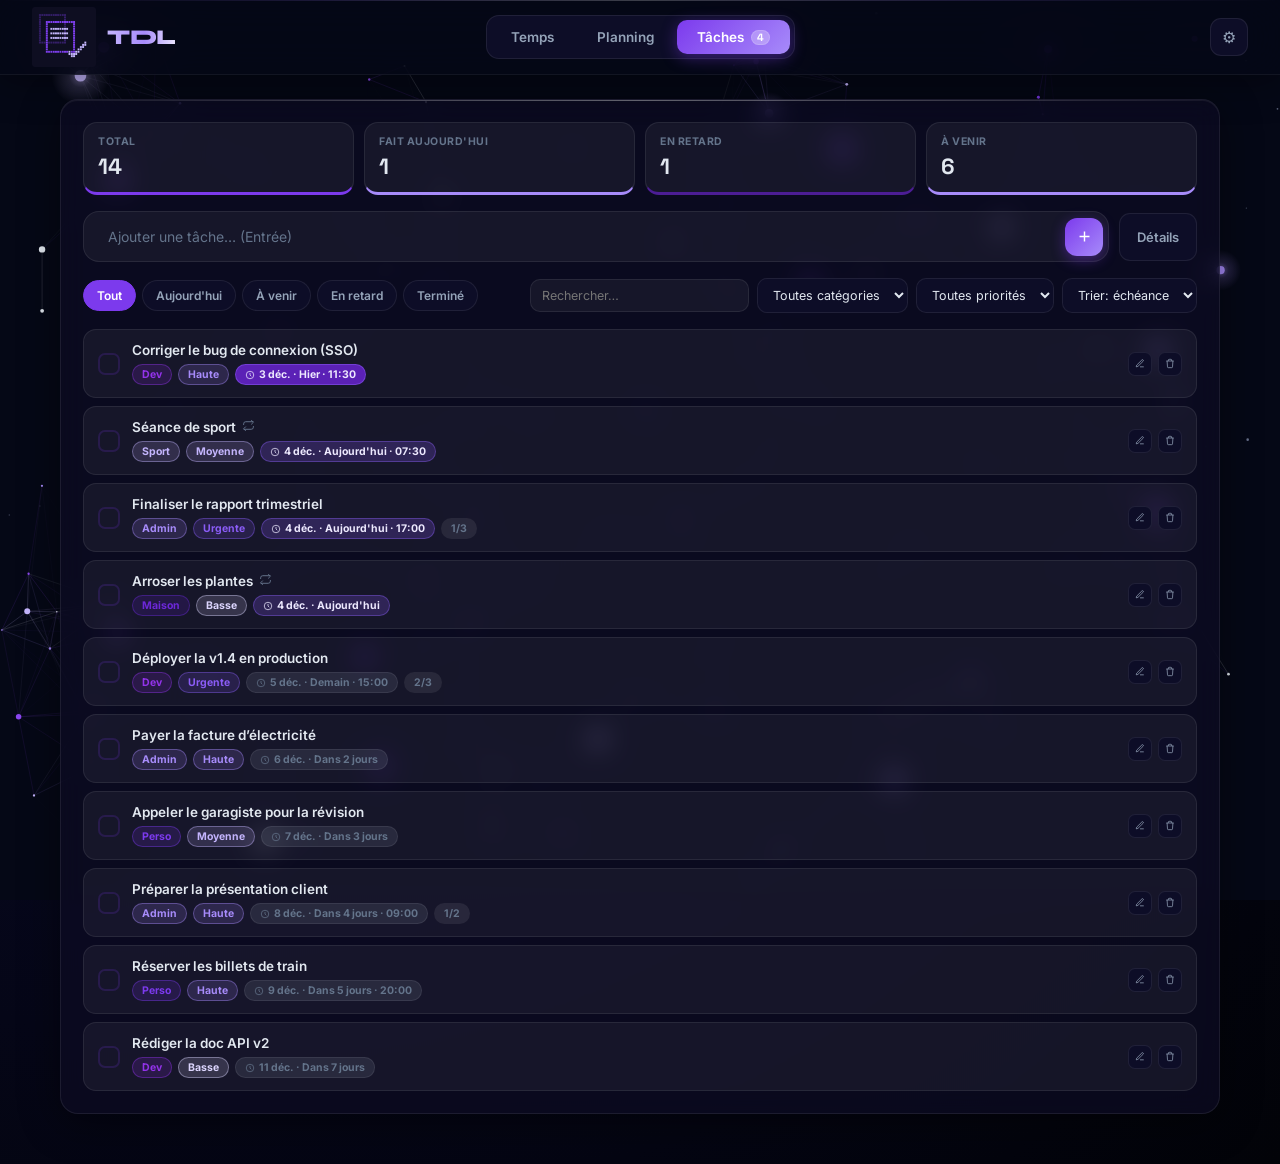
<file: apps/tdl/tdl.html>
<!DOCTYPE html>
<html lang="fr">
<head>
<script src="../../demo/guard.js"></script>
<script src="../../demo/seed-tdl.js"></script>
<meta charset="UTF-8">
<meta name="viewport" content="width=device-width, initial-scale=1.0, viewport-fit=cover">
<title>TDL — Tâches &amp; Planning</title>
<link rel="icon" type="image/svg+xml" href="data:image/svg+xml,<svg xmlns='http://www.w3.org/2000/svg' viewBox='0 0 100 100' fill='none'><circle cx='50' cy='50' r='38' stroke='%23a78bfa' stroke-width='4'/><circle cx='50' cy='50' r='13' fill='%238b5cf6'/><circle cx='69' cy='17.09' r='9' fill='%23f3f1fa'/></svg>">
<!-- PWA -->
<link rel="manifest" href="manifest.webmanifest">
<meta name="theme-color" content="#7c3aed">
<meta name="mobile-web-app-capable" content="yes">
<meta name="apple-mobile-web-app-capable" content="yes">
<meta name="apple-mobile-web-app-status-bar-style" content="black-translucent">
<meta name="apple-mobile-web-app-title" content="TDL">
<link rel="apple-touch-icon" href="apple-touch-icon.png">
<link rel="preconnect" href="https://fonts.googleapis.com">
<link rel="preconnect" href="https://fonts.gstatic.com" crossorigin>
<link href="https://fonts.googleapis.com/css2?family=Inter:wght@400;500;600;700&family=Space+Grotesk:wght@500;600;700&family=Syne:wght@700;800&display=swap" rel="stylesheet">
<script>(function(){try{if(window!==window.top){document.documentElement.classList.add('in-hub');var hs=document.createElement('style');hs.textContent='header{display:none!important}';document.head.appendChild(hs);}}catch(e){document.documentElement.classList.add('in-hub');}}());</script>
<script>(function(){try{var app=/[?&]app=1(&|$)/.test(location.search)||(window.matchMedia&&window.matchMedia('(display-mode: standalone)').matches)||window.navigator.standalone===true;if(app)document.documentElement.classList.add('app-only');}catch(e){}}());</script>
<link rel="stylesheet" href="tdl.css">
</head>
<body>

<script src="constellation_bg.js"></script>

<header>
  <a class="logo" href="#" onclick="return false">
    <div class="logo-icon">
      <img src="logo.png" alt="Logo TDL" onerror="this.style.display='none'">
    </div>
    <div class="logo-name">TDL</div>
  </a>

  <nav class="tabs">
    <button class="tab" data-tab="temps" onclick="switchTab('temps')">Temps</button>
    <button class="tab" data-tab="schedule" onclick="switchTab('schedule')">Planning</button>
    <button class="tab active" data-tab="tasks" onclick="switchTab('tasks')">Tâches<span class="tab-badge" id="tab-badge-tasks"></span></button>
  </nav>

  <div class="header-right">
    <button class="icon-btn" id="settings-btn" onclick="openSettingsModal()" title="Réglages" aria-label="Réglages">⚙</button>
  </div>
</header>

<div class="app">

  <main>
    <section id="view-tasks" class="view active">
      <div class="card">
        <div id="kpi-strip" class="kpi-strip"></div>

        <div class="quick-add-row">
          <form id="quick-add-form">
            <input id="quick-add-input" type="text" placeholder="Ajouter une tâche… (Entrée)" autocomplete="off">
            <button type="submit" id="quick-add-submit" aria-label="Ajouter la tâche"></button>
          </form>
          <button class="btn-ghost" onclick="openTaskModal(null)" title="Nouvelle tâche détaillée">Détails</button>
        </div>

        <div class="filter-bar">
          <div class="filter-pills">
            <button class="filter-pill active" data-filter="all">Tout</button>
            <button class="filter-pill" data-filter="today">Aujourd'hui</button>
            <button class="filter-pill" data-filter="upcoming">À venir</button>
            <button class="filter-pill" data-filter="overdue">En retard</button>
            <button class="filter-pill" data-filter="completed">Terminé</button>
          </div>
          <div class="filter-spacer"></div>
          <input type="search" id="filter-search" placeholder="Rechercher…">
          <select id="filter-category"></select>
          <select id="filter-priority">
            <option value="all">Toutes priorités</option>
            <option value="urgent">Urgente</option>
            <option value="high">Haute</option>
            <option value="medium">Moyenne</option>
            <option value="low">Basse</option>
          </select>
          <select id="filter-sort">
            <option value="due">Trier: échéance</option>
            <option value="priority">Trier: priorité</option>
            <option value="created">Trier: création</option>
          </select>
        </div>

        <div id="task-list"></div>
      </div>
    </section>

    <section id="view-schedule" class="view">
      <div class="card">
        <div class="card-header" style="position:relative;">
          <div>
            <h2 class="card-title">Planning</h2>
            <p class="card-sub" id="schedule-subtitle"></p>
          </div>
          <div id="today-date-badge" class="today-date-badge" style="position:absolute;left:50%;top:50%;transform:translate(-50%,-50%);"></div>
          <div style="display:flex;gap:8px;">
            <button class="btn-ghost small" onclick="openLayoutsModal()">Dispositions</button>
            <button class="btn-primary small" onclick="openScheduleModal(null)">+ Créneau</button>
          </div>
        </div>

        <div id="schedule-list"></div>
      </div>
    </section>

    <section id="view-temps" class="view">
      <div class="card">
        <div id="temps-subtabs" class="temps-subtabs">
          <button class="temps-subtab active" data-sub="today" onclick="setTempsSub('today')">Aujourd'hui</button>
          <button class="temps-subtab" data-sub="week" onclick="setTempsSub('week')">Semaine</button>
          <button class="temps-subtab" data-sub="stats" onclick="setTempsSub('stats')">Stats</button>
          <button class="temps-subtab" data-sub="routines" onclick="setTempsSub('routines')">Routines</button>
        </div>
        <div id="temps-body"></div>
      </div>
    </section>
  </main>

</div>

<div id="agenda-tooltip"></div>

<!-- Task modal -->
<div class="modal-overlay" id="task-modal-overlay">
  <div class="modal">
    <button class="modal-close" onclick="closeTaskModal()">✕</button>
    <h3 class="modal-title" id="task-modal-title">Nouvelle tâche</h3>

    <div class="field">
      <label>Titre</label>
      <input id="task-title" type="text" placeholder="Titre de la tâche">
    </div>
    <div class="field">
      <label>Notes</label>
      <textarea id="task-notes" rows="3" placeholder="Détails, notes…"></textarea>
    </div>
    <div class="field-row">
      <div class="field">
        <label>Catégorie</label>
        <input id="task-category" type="text" list="category-list" placeholder="Ex: Travail">
        <datalist id="category-list"></datalist>
      </div>
      <div class="field">
        <label>Priorité</label>
        <select id="task-priority">
          <option value="low">Basse</option>
          <option value="medium" selected>Moyenne</option>
          <option value="high">Haute</option>
          <option value="urgent">Urgente</option>
        </select>
      </div>
    </div>
    <div class="field-row">
      <div class="field">
        <label>Échéance</label>
        <input id="task-due-date" type="date">
      </div>
      <div class="field">
        <label>Heure</label>
        <input id="task-due-time" type="time">
      </div>
    </div>
    <div class="field switch-field">
      <label>Se répète</label>
      <label class="switch"><input id="task-recurrence-on" type="checkbox" onchange="document.getElementById('task-recurrence-days-field').style.display=this.checked?'':'none';"><span class="slider"></span></label>
    </div>
    <div class="field" id="task-recurrence-days-field" style="display:none;">
      <label>Tous les combien de jours ? <span class="field-val">(compte depuis la validation)</span></label>
      <input id="task-recurrence-days" type="number" min="1" max="365" value="1">
    </div>
    <div class="field">
      <label>Sous-tâches</label>
      <div id="subtask-list"></div>
      <div class="subtask-add-row">
        <input id="subtask-input" type="text" placeholder="Ajouter une sous-tâche…" onkeydown="if(event.key==='Enter'){event.preventDefault();addModalSubtask();}">
        <button type="button" class="mini" onclick="addModalSubtask()">Ajouter</button>
      </div>
    </div>

    <div class="modal-error" id="task-modal-error"></div>
    <div class="modal-actions">
      <button class="btn-ghost" onclick="closeTaskModal()">Annuler</button>
      <button class="btn-primary" onclick="saveTaskFromModal()">Enregistrer</button>
    </div>
  </div>
</div>

<!-- Routine modal (onglet Temps) -->
<div class="modal-overlay" id="routine-modal-overlay">
  <div class="modal">
    <button class="modal-close" onclick="closeRoutineModal()">✕</button>
    <h3 class="modal-title" id="routine-modal-title">Nouvelle routine</h3>
    <div class="field-row">
      <div class="field" style="flex:0 0 84px;"><label>Emoji</label><input id="rt-emoji" type="text" maxlength="2" placeholder="💼"></div>
      <div class="field"><label>Nom</label><input id="rt-name" type="text" placeholder="Ex: Travail"></div>
    </div>
    <div class="field">
      <label>Type</label>
      <select id="rt-type" onchange="onRoutineTypeChange()">
        <option value="fixed">🔒 Fixe (horaire imposé)</option>
        <option value="flexible" selected>🟡 Flexible (à caser)</option>
        <option value="sommeil">😴 Sommeil (définit le coucher)</option>
      </select>
    </div>
    <div class="field-row">
      <div class="field" id="rt-start-field"><label id="rt-start-label">Horaire</label><input id="rt-start" type="time"></div>
      <div class="field">
        <label>Durée</label>
        <div class="dur-row">
          <input id="rt-dur-h" type="number" min="0" max="24" value="0"><span class="dur-unit">h</span>
          <input id="rt-dur-m" type="number" min="0" max="59" step="5" value="30"><span class="dur-unit">min</span>
        </div>
      </div>
    </div>
    <div class="field" id="rt-count-field">
      <label>Répétitions / jour <span class="field-val">(ex : 2 repas)</span></label>
      <input id="rt-count" type="number" min="1" max="20" value="1" style="max-width:110px;">
    </div>
    <div class="field" id="rt-recur-field">
      <label>Répétition</label>
      <select id="rt-recur" onchange="onRoutineRecurChange()">
        <option value="weekly" selected>📅 Jours de la semaine</option>
        <option value="interval">↻ Tous les N jours (depuis la validation)</option>
      </select>
    </div>
    <div class="field" id="rt-weekdays-field">
      <label>Jours</label>
      <div class="weekday-picker" id="rt-weekdays"></div>
    </div>
    <div class="field" id="rt-every-field">
      <label>Tous les <span class="field-val">(jours, à partir de chaque validation)</span></label>
      <div class="dur-row"><input id="rt-every" type="number" min="1" max="60" value="2"><span class="dur-unit">jours</span></div>
    </div>
    <div class="modal-error" id="routine-modal-error"></div>
    <div class="modal-actions">
      <button class="btn-ghost" onclick="closeRoutineModal()">Annuler</button>
      <button class="btn-primary" onclick="saveRoutineFromModal()">Enregistrer</button>
    </div>
  </div>
</div>

<!-- Extra (activité ponctuelle) modal (onglet Temps) -->
<div class="modal-overlay" id="extra-modal-overlay">
  <div class="modal">
    <button class="modal-close" onclick="closeExtraModal()">✕</button>
    <h3 class="modal-title">Activité ponctuelle — aujourd'hui</h3>
    <div class="field-row">
      <div class="field" style="flex:0 0 84px;"><label>Emoji</label><input id="ex-emoji" type="text" maxlength="2" placeholder="✨"></div>
      <div class="field"><label>Nom</label><input id="ex-name" type="text" placeholder="Ex: Sport (rattrapage)"></div>
    </div>
    <div class="field-row">
      <div class="field"><label>Horaire <span class="field-val">(optionnel)</span></label><input id="ex-start" type="time"></div>
      <div class="field">
        <label>Durée</label>
        <div class="dur-row">
          <input id="ex-dur-h" type="number" min="0" max="24" value="0"><span class="dur-unit">h</span>
          <input id="ex-dur-m" type="number" min="0" max="59" step="5" value="30"><span class="dur-unit">min</span>
        </div>
      </div>
    </div>
    <div class="modal-error" id="extra-modal-error"></div>
    <div class="modal-actions">
      <button class="btn-ghost" onclick="closeExtraModal()">Annuler</button>
      <button class="btn-primary" onclick="saveExtraFromModal()">Ajouter</button>
    </div>
  </div>
</div>

<!-- Schedule modal -->
<div class="modal-overlay" id="schedule-modal-overlay">
  <div class="modal">
    <button class="modal-close" onclick="closeScheduleModal()">✕</button>
    <h3 class="modal-title" id="schedule-modal-title">Nouveau créneau</h3>

    <div class="field-row">
      <div class="field">
        <label>Début</label>
        <input id="sched-start" type="time">
      </div>
      <div class="field">
        <label>Fin</label>
        <input id="sched-end" type="time">
      </div>
    </div>
    <div class="field">
      <label>Libellé</label>
      <input id="sched-label" type="text" placeholder="Ex: Travail concentré">
    </div>
    <div class="field">
      <label>Couleur</label>
      <div class="color-swatch-picker" id="sched-color-picker"></div>
      <input type="hidden" id="sched-color" value="#7c3aed">
    </div>

    <div class="modal-error" id="schedule-modal-error"></div>
    <div class="modal-actions">
      <button class="btn-ghost" onclick="closeScheduleModal()">Annuler</button>
      <button class="btn-primary" onclick="saveScheduleBlockFromModal()">Enregistrer</button>
    </div>
  </div>
</div>

<!-- Layouts (dispositions) modal -->
<div class="modal-overlay" id="layouts-modal-overlay">
  <div class="modal modal-wide">
    <button class="modal-close" onclick="closeLayoutsModal()">✕</button>
    <h3 class="modal-title">Dispositions</h3>
    <p class="card-sub" style="margin:-10px 0 16px;">Chaque jour de la semaine appartient à une seule disposition. Le planning affiche automatiquement celle du jour en cours.</p>

    <div id="layouts-manage-list"></div>

    <div class="layout-add-row" style="margin-top:14px;">
      <input type="text" id="layout-add-name" placeholder="Nom de la disposition…" style="display:none;" onkeydown="if(event.key==='Enter'){event.preventDefault();handleLayoutAddClick();}">
      <button type="button" class="mini" id="layout-add-btn" onclick="handleLayoutAddClick()">+ Nouvelle disposition</button>
    </div>

    <div class="modal-actions">
      <button class="btn-primary" onclick="closeLayoutsModal()">Fermer</button>
    </div>
  </div>
</div>

<!-- Settings modal -->
<div class="modal-overlay" id="settings-modal-overlay">
  <div class="modal modal-wide">
    <button class="modal-close" onclick="closeSettingsModal()">✕</button>
    <h3 class="modal-title">Réglages</h3>

    <div class="field">
      <label>Sauvegarde des données</label>
      <div class="field-val" style="margin-bottom:8px;line-height:1.5;">Exporte tout (tâches, planning, routines, historique) dans un fichier — à conserver ou à t'envoyer par mail. L'import <b>remplace</b> toutes les données de cet appareil.</div>
      <div class="backup-row">
        <button type="button" class="mini" onclick="exportTdlData()">⬇ Exporter</button>
        <button type="button" class="mini" onclick="document.getElementById('import-file').click()">⬆ Importer…</button>
        <input type="file" id="import-file" accept="application/json,.json" style="display:none;" onchange="importTdlData(this)">
      </div>
    </div>

    <div class="modal-actions">
      <button class="btn-primary" onclick="closeSettingsModal()">Fermer</button>
    </div>
  </div>
</div>

<script src="tdl.js"></script>
<script>
/* Enregistre le service worker uniquement en usage autonome (pas dans le hub Orbit),
   et seulement en contexte sécurisé (https / localhost). Sinon on ne touche à rien. */
(function () {
  try {
    if (window === window.top && 'serviceWorker' in navigator && window.isSecureContext) {
      window.addEventListener('load', function () {
        navigator.serviceWorker.register('sw.js', { scope: './', updateViaCache: 'none' }).catch(function (e) {
          console.warn('[TDL] SW non enregistré :', e);
        });
      });
    }
  } catch (e) {}
}());
</script>
</body>
</html>
</file>
<file: apps/tdl/tdl.css>
:root{
  color-scheme: dark;
  --bg:#07071a; --bg2:#0d0d27; --bg3:#131336;
  --border:rgba(124,58,237,0.18); --border2:rgba(255,255,255,0.08);
  --v100:#ede9fe; --v200:#ddd6fe; --v300:#c4b5fd; --v400:#a78bfa; --v500:#8b5cf6;
  --v600:#7c3aed; --v700:#6d28d9; --v800:#5b21b6; --v900:#4c1d95; --v950:#2e1065;
  --accent:#7c3aed; --accent2:#a78bfa; --accent-light:#a78bfa;
  --text:#e2e8f0; --text2:#94a3b8; --text3:#64748b;
  --card-bg:rgba(13,12,35,0.72);
  --card-shadow:0 8px 40px rgba(0,0,0,0.45),0 1px 0 rgba(255,255,255,0.05) inset;
  --field-bg:rgba(255,255,255,0.05);
}
*{box-sizing:border-box;}
html,body{margin:0;padding:0;background-color:#050816;background-image:radial-gradient(ellipse at 18% 12%,#0e0a2a 0%,#06071c 50%,#020308 100%);color:var(--text);font-family:'Inter',sans-serif;min-height:100%;overflow-x:hidden;}
body{-webkit-font-smoothing:antialiased;}

/* inset:0 suffit à couvrir tout le viewport ; ajouter width:100vw/height:100vh
   par-dessus incluait la largeur de la scrollbar elle-même dans 100vw, ce qui
   rendait le canvas plus large que la zone visible et déclenchait un
   débordement horizontal (scrollbar en plus de celle, légitime, verticale). */
#bg-canvas{display:none;}  /* fond ASCII désactivé — remplacé par les constellation (constellation_bg.js) */

.app{position:relative;z-index:1;max-width:1200px;margin:0 auto;padding:24px 20px 32px;}
/* En mode hub, la nav du hub flotte par-dessus (position:fixed) au lieu de
   pousser ce contenu plus bas — on dégage donc l'espace nous-mêmes. */
html.in-hub .app{padding-top:100px;}

::selection{background:var(--accent);color:#fff;}

::-webkit-scrollbar{width:10px;height:10px;}
::-webkit-scrollbar-track{background:transparent;}
::-webkit-scrollbar-thumb{background:rgba(255,255,255,0.15);border-radius:99px;}
::-webkit-scrollbar-thumb:hover{background:var(--accent);}

/* ── Header (bannière partagée avec trading/budget, masquée en mode hub) ── */
header{
  position:sticky;top:0;z-index:100;
  background:rgba(5,8,22,0.82);
  backdrop-filter:blur(28px);-webkit-backdrop-filter:blur(28px);
  border-bottom:1px solid rgba(255,255,255,0.055);
  padding:env(safe-area-inset-top) 32px 0;   /* espace pour Dynamic Island / encoche en mode app */
  display:grid;grid-template-columns:1fr auto 1fr;align-items:center;
  height:74px;box-sizing:content-box;
  box-shadow:0 1px 40px rgba(0,0,0,0.5);
}
header::before{content:'';position:absolute;top:0;left:0;right:0;height:1px;
  background:linear-gradient(90deg,transparent 0%,rgba(160,120,255,0.15) 25%,rgba(255,255,255,0.22) 50%,rgba(160,120,255,0.15) 75%,transparent 100%);}
.logo{display:flex;align-items:center;gap:11px;text-decoration:none;}
.logo-icon{width:64px;height:64px;display:flex;align-items:center;justify-content:center;flex-shrink:0;animation:logoFloat 5s ease-in-out infinite;}
.logo-icon img{width:64px;height:64px;object-fit:contain;mix-blend-mode:screen;}
@keyframes logoFloat{0%,100%{transform:translateY(0px);}50%{transform:translateY(-2px);}}
@keyframes logoShimmer{0%{background-position:0% center;}100%{background-position:200% center;}}
.logo-name{font-family:'Syne',sans-serif;font-size:21px;font-weight:800;background:linear-gradient(90deg,#c4b5fd 0%,#a78bfa 18%,#ede9fe 34%,#c4b5fd 46%,#a78bfa 62%,#06b6d4 78%,#a78bfa 100%);background-size:300% auto;animation:logoShimmer 8s linear infinite;-webkit-background-clip:text;-webkit-text-fill-color:transparent;background-clip:text;letter-spacing:-0.5px;line-height:1;}
.header-right{display:flex;gap:8px;justify-content:flex-end;align-items:center;}

/* ── Mode iframe (hub) ── */
html.in-hub header{display:none!important;}

.icon-btn{
  display:inline-flex;align-items:center;justify-content:center;
  width:38px;height:38px;border-radius:11px;
  background:var(--bg2);border:1px solid var(--border2);
  color:var(--text2);cursor:pointer;font-size:16px;
  transition:.15s ease;
}
.icon-btn:hover{background:var(--accent);color:#fff;border-color:var(--accent);}
.icon-btn svg{width:17px;height:17px;}
.icon-btn.tiny{width:24px;height:24px;border-radius:7px;}
.icon-btn.tiny svg{width:13px;height:13px;}
.icon-btn.danger:hover{background:var(--accent);color:#fff;border-color:var(--accent);}

/* ── Tabs ── */
.tabs{display:flex;gap:3px;background:var(--bg2);border:1px solid var(--border2);border-radius:13px;padding:4px;margin-bottom:20px;width:fit-content;}
.tab{
  border:none;background:transparent;color:var(--text2);font-family:'Inter',sans-serif;
  font-weight:600;font-size:13.5px;padding:9px 20px;border-radius:10px;cursor:pointer;transition:.15s ease;
}
.tab.active{background:linear-gradient(135deg,var(--accent),var(--accent2));color:#fff!important;box-shadow:0 4px 16px rgba(124,58,237,0.4);}
.tab:not(.active):hover{color:#fff;}
.tab-badge{
  display:none;margin-left:7px;background:var(--v950);color:#fff;font-family:'Space Grotesk',sans-serif;
  font-size:10.5px;font-weight:700;border-radius:999px;padding:1px 6px;vertical-align:1px;
  box-shadow:0 0 0 1px rgba(255,255,255,.15) inset;
}
.tab-badge.show{display:inline-block;}
.tab.active .tab-badge{background:rgba(255,255,255,.28);}
header .tabs{margin-bottom:0;}

.view{display:none;}
/* Tailles propres à chaque vue : tâches +30%, planning +15% (base 920px) */
#view-tasks{max-width:1196px;margin:0 auto;}
#view-schedule{max-width:1058px;margin:0 auto;}
.view.active{display:block;}

/* ── Card ── */
.card{
  background:var(--card-bg);backdrop-filter:blur(12px);-webkit-backdrop-filter:blur(12px);
  border:1px solid var(--border2);border-radius:18px;padding:22px;position:relative;overflow:hidden;
  box-shadow:var(--card-shadow);margin-bottom:18px;
}
.card::before{content:'';position:absolute;top:0;left:0;right:0;height:1px;background:linear-gradient(90deg,transparent,rgba(255,255,255,.35),transparent);}
.card-header{display:flex;align-items:center;justify-content:space-between;gap:12px;margin-bottom:16px;flex-wrap:wrap;}
.card-title{font-family:'Syne',sans-serif;font-weight:700;font-size:15px;margin:0;}
.card-sub{font-size:12px;color:var(--text3);margin:2px 0 0;}
.today-date-badge{
  /* Même style que le pill "Planning" actif de la barre du hub (.nav-tab.active) :
     fond violet pâle teinté, pas un remplissage plein. */
  font-family:'Inter',sans-serif;font-weight:500;font-size:13.5px;color:#c4b5fd;
  background:rgba(124,58,237,0.18);
  border:1px solid rgba(139,92,246,0.3);
  padding:8px 16px;border-radius:9px;white-space:nowrap;
}

/* ── KPI strip ── */
.kpi-strip{display:grid;grid-template-columns:repeat(auto-fit,minmax(130px,1fr));gap:10px;margin-bottom:16px;}
.kpi-tile{
  background:var(--field-bg);border:1px solid var(--border2);border-radius:14px;padding:12px 14px;
  border-bottom:3px solid var(--accent);
}
.kpi-tile.green{border-bottom-color:var(--v400);}
.kpi-tile.red{border-bottom-color:var(--v900);}
.kpi-tile.teal{border-bottom-color:var(--accent2);}

/* Durée + sélecteur de jours (modal routine) */
.dur-row{display:flex;align-items:center;gap:6px;}
.dur-row input{width:62px;background:var(--field-bg,var(--bg3));border:1px solid var(--border2);border-radius:10px;color:var(--text);padding:9px 10px;font-size:14px;font-family:'Inter',sans-serif;text-align:center;}
.dur-unit{font-size:12px;color:var(--text3);}
.weekday-picker{display:flex;gap:4px;flex-wrap:wrap;}
.wd-chip{flex:1;min-width:32px;padding:8px 2px;border-radius:9px;border:1px solid var(--border2);background:var(--bg3);color:var(--text2);font-size:11px;font-weight:700;cursor:pointer;transition:all .15s;}
.wd-chip:hover{border-color:var(--accent);color:var(--text);}
.wd-chip.active{background:linear-gradient(135deg,var(--accent),var(--accent2));color:#fff;border-color:transparent;}

/* ══ Onglet Temps ══ */
.temps-subtabs{display:flex;gap:4px;background:var(--bg2);border:1px solid var(--border2);border-radius:12px;padding:4px;margin-bottom:18px;}
.temps-subtab{flex:1;padding:9px 12px;border:none;background:transparent;color:var(--text2);font-family:'Inter',sans-serif;font-size:13px;font-weight:700;border-radius:9px;cursor:pointer;transition:all .15s;}
.temps-subtab:hover{color:var(--text);}
.temps-subtab.active{background:linear-gradient(135deg,var(--accent),var(--accent2));color:#fff;box-shadow:0 4px 16px rgba(124,58,237,0.4);}
/* Aujourd'hui : compteur + jauge */
.tg-head{display:flex;align-items:center;justify-content:space-between;margin-bottom:6px;}
.tg-today{font-size:13px;color:var(--text2);font-weight:600;}
.tg-clock{font-size:15px;font-weight:800;color:var(--text);font-family:'Space Grotesk',sans-serif;letter-spacing:.5px;}
.tg-wrap{position:relative;width:230px;height:230px;margin:10px auto 2px;}
.tg-svg{width:100%;height:100%;transform:rotate(-90deg);}
.tg-track{fill:none;stroke:var(--bg3);stroke-width:14;}
.tg-prog{fill:none;stroke:var(--accent2);stroke-width:14;stroke-linecap:round;transition:stroke-dashoffset .5s ease;}
.tg-prog.over{stroke:#f87171;}
.tg-center{position:absolute;inset:0;display:flex;flex-direction:column;align-items:center;justify-content:center;pointer-events:none;}
.tg-big{font-size:42px;font-weight:800;color:#4ade80;font-family:'Space Grotesk',sans-serif;letter-spacing:-1px;line-height:1;}
.tg-big.neg{color:#f87171;}
.tg-lbl{font-size:11px;color:var(--text2);margin-top:7px;text-transform:uppercase;letter-spacing:.8px;font-weight:700;}
.tg-usage{text-align:center;font-size:13px;color:var(--text2);margin:6px 0 18px;}
.tg-usage b{color:var(--text);}
.tg-planned{color:var(--text3);}
/* Timeline */
.tl{display:flex;flex-direction:column;}
.tl-row{display:flex;align-items:center;gap:12px;padding:10px 4px;border-bottom:1px solid var(--border2);}
.tl-time{flex:0 0 46px;font-size:12px;font-weight:700;color:var(--text2);font-family:'Space Grotesk',sans-serif;}
.tl-main{flex:1;display:flex;align-items:center;gap:9px;min-width:0;}
.tl-emoji{font-size:16px;}
.tl-name{font-size:14px;color:var(--text);font-weight:600;flex:1;min-width:0;overflow:hidden;text-overflow:ellipsis;white-space:nowrap;}
.tl-dur{font-size:12px;color:var(--text3);font-weight:600;white-space:nowrap;}
.tl-chk{flex:0 0 26px;width:26px;height:26px;border-radius:8px;border:1.5px solid var(--border2);background:var(--bg3);color:#4ade80;font-size:15px;font-weight:800;cursor:pointer;transition:all .15s;display:flex;align-items:center;justify-content:center;}
.tl-chk:hover{border-color:var(--accent);}
.tl-chk.checked{background:rgba(74,222,128,0.15);border-color:rgba(74,222,128,0.5);}
.tl-chk-sp{flex:0 0 26px;}
.tl-row.done .tl-name{text-decoration:line-through;color:var(--text3);}
.tl-row.done .tl-emoji{opacity:.5;}
.tl-sep{font-size:10.5px;text-transform:uppercase;letter-spacing:.6px;color:var(--text3);font-weight:700;padding:12px 4px 4px;}
.tl-row.free{background:rgba(74,222,128,0.06);border-radius:10px;border:1px solid rgba(74,222,128,0.2);margin-top:8px;}
.tl-row.free .tl-name{color:#4ade80;font-weight:800;}
.tl-row.free .tl-dur{color:#4ade80;font-weight:800;font-size:14px;}
.tl-row.sleep{opacity:.7;}
/* Semaine */
.wk-title{font-size:13px;font-weight:700;color:var(--text);margin-bottom:14px;}
.wk-row{display:flex;align-items:center;gap:12px;margin-bottom:9px;}
.wk-row.today .wk-day{color:var(--accent2);}
.wk-day{flex:0 0 40px;font-size:12px;font-weight:800;color:var(--text2);}
.wk-bar{flex:1;height:14px;background:var(--bg3);border:1px solid var(--border2);border-radius:8px;overflow:hidden;}
.wk-fill{height:100%;border-radius:7px;background:linear-gradient(90deg,var(--accent),var(--accent2));transition:width .4s ease;}
.wk-val{flex:0 0 58px;text-align:right;font-size:13px;font-weight:700;color:var(--text);}
.wk-total{margin-top:14px;padding-top:12px;border-top:1px solid var(--border2);font-size:13px;color:var(--text2);}
.wk-total b{color:#4ade80;}
/* Routines */
.rt-list{display:flex;flex-direction:column;gap:8px;}
.rt-card{display:flex;align-items:center;gap:12px;padding:12px 14px;background:var(--bg2);border:1px solid var(--border2);border-radius:14px;border-left:3px solid var(--accent);}
.rt-card.flexible{border-left-color:#eab308;}
.rt-card.sleep{border-left-color:#818cf8;}
.rt-emoji{font-size:22px;flex:0 0 auto;}
.rt-main{flex:1;min-width:0;}
.rt-name{font-size:14px;font-weight:700;color:var(--text);}
.rt-meta{font-size:11.5px;color:var(--text3);margin-top:2px;}
.kpi-lbl{font-size:10.5px;text-transform:uppercase;letter-spacing:.5px;color:var(--text3);font-weight:700;margin-bottom:4px;}
.kpi-val{font-family:'Space Grotesk',sans-serif;font-weight:700;font-size:22px;}

/* ── Temps V2 : actions ligne, réel, ponctuel ── */
.tl-item{display:flex;flex-direction:column;}
.tl-acts{display:flex;align-items:center;gap:6px;flex:0 0 auto;}
.tl-mini{width:26px;height:26px;border-radius:8px;border:1px solid var(--border2);background:var(--bg3);color:var(--text2);font-size:13px;cursor:pointer;display:flex;align-items:center;justify-content:center;transition:all .15s;padding:0;}
.tl-mini:hover{border-color:var(--accent);color:var(--text);}
.tl-mini.danger:hover{border-color:#f87171;color:#f87171;}
.tl-skiplbl{font-size:11px;color:var(--text3);font-style:italic;}
.tl-tag{font-size:9.5px;text-transform:uppercase;letter-spacing:.4px;font-weight:800;color:var(--accent2);background:rgba(124,58,237,0.14);border-radius:5px;padding:1px 5px;margin-left:6px;}
.tl-count{font-size:9.5px;font-weight:800;color:var(--accent2);background:rgba(124,58,237,0.14);border-radius:5px;padding:1px 5px;margin-left:6px;}
.tl-chk svg{width:15px;height:15px;opacity:.25;transition:opacity .15s;}
.tl-chk.checked svg{opacity:1;}
.tl-chk.multi{font-size:11px;font-weight:800;}
.tl-chk.partial{background:rgba(234,179,8,0.15);border-color:rgba(234,179,8,0.5);color:#eab308;}
.tl-item.partial .tl-emoji{opacity:.8;}
/* Minuteur d'activité */
.tl-mini.play{color:#4ade80;}
.tl-mini.play:hover{border-color:#4ade80;color:#4ade80;}
.tl-timer{display:flex;align-items:center;gap:8px;padding:6px 4px 10px 58px;}
.tl-timer-ic{font-size:14px;}
.tl-timer-count{font-family:'Space Grotesk',sans-serif;font-weight:800;font-size:18px;color:var(--accent2);min-width:58px;letter-spacing:.5px;}
/* Mode « app » (PWA installée) : seulement l'onglet Temps */
html.app-only header nav.tabs{display:none;}
html.app-only #view-tasks, html.app-only #view-schedule{display:none!important;}
html.app-only #view-temps{display:block!important;}
.tl-item.done .tl-name{text-decoration:line-through;color:var(--text3);}
.tl-item.done .tl-emoji{opacity:.5;}
.tl-item.skipped .tl-name{color:var(--text3);text-decoration:line-through;opacity:.7;}
.tl-item.skipped .tl-emoji{opacity:.4;}
.tl-real{display:flex;align-items:center;gap:6px;font-size:11.5px;color:var(--text3);padding:0 4px 9px 58px;}
.tl-real input{width:56px;background:var(--bg3);border:1px solid var(--border2);border-radius:8px;color:var(--text);padding:4px 8px;font-size:12px;font-family:'Inter',sans-serif;text-align:center;}
.tl-delta{font-weight:800;}
.tl-delta.pos{color:#4ade80;}
.tl-delta.neg{color:#f87171;}
.tl-addextra{width:100%;margin-top:12px;padding:11px;border-radius:12px;border:1px dashed var(--border2);background:transparent;color:var(--text2);font-family:'Inter',sans-serif;font-size:13px;font-weight:700;cursor:pointer;transition:all .15s;}
.tl-addextra:hover{border-color:var(--accent);color:var(--text);background:rgba(124,58,237,0.05);}
/* Suggestions — que faire maintenant */
.sg{background:var(--bg2);border:1px solid var(--border2);border-radius:14px;padding:13px 14px;margin-bottom:16px;}
.sg-head{font-size:13px;font-weight:800;color:var(--text);margin-bottom:10px;display:flex;align-items:baseline;gap:8px;}
.sg-sub{font-size:11px;color:#4ade80;font-weight:700;}
.sg-chips{display:flex;flex-wrap:wrap;gap:7px;}
.sg-chip{padding:7px 11px;border-radius:20px;border:1px solid rgba(74,222,128,0.4);background:rgba(74,222,128,0.08);color:var(--text);font-family:'Inter',sans-serif;font-size:12.5px;font-weight:600;cursor:pointer;transition:all .15s;}
.sg-chip:hover{background:rgba(74,222,128,0.16);}
.sg-chip.no{border-color:var(--border2);background:var(--bg3);color:var(--text3);cursor:default;}
.sg-plan{margin-top:11px;width:100%;padding:9px;border-radius:10px;border:1px solid var(--border2);background:var(--bg3);color:var(--text2);font-family:'Inter',sans-serif;font-size:12.5px;font-weight:700;cursor:pointer;transition:all .15s;}
.sg-plan:hover{border-color:var(--accent);color:var(--text);}
.pl{margin-top:10px;border-top:1px solid var(--border2);padding-top:8px;}
.pl-row{display:flex;align-items:center;gap:10px;padding:5px 2px;}
.pl-time{flex:0 0 44px;font-size:12px;font-weight:800;color:var(--accent2);font-family:'Space Grotesk',sans-serif;}
.pl-name{flex:1;font-size:13px;color:var(--text);min-width:0;overflow:hidden;text-overflow:ellipsis;white-space:nowrap;}
.pl-dur{font-size:11.5px;color:var(--text3);font-weight:600;}
.pl-empty{margin-top:8px;font-size:12px;color:var(--text3);font-style:italic;}
/* Bilan du jour */
.bilan{margin-top:18px;background:linear-gradient(135deg,rgba(124,58,237,0.10),rgba(167,139,250,0.05));border:1px solid var(--border2);border-radius:16px;padding:14px 16px;}
.bilan-head{font-size:13px;font-weight:800;color:var(--text);margin-bottom:12px;}
.bilan-grid{display:flex;gap:10px;margin-bottom:10px;}
.bilan-cell{flex:1;text-align:center;background:var(--bg2);border:1px solid var(--border2);border-radius:12px;padding:10px 6px;}
.bilan-n{font-family:'Space Grotesk',sans-serif;font-weight:800;font-size:19px;color:var(--text);}
.bilan-n.pos{color:#4ade80;}
.bilan-n.neg{color:#f87171;}
.bilan-l{font-size:10px;text-transform:uppercase;letter-spacing:.4px;color:var(--text3);font-weight:700;margin-top:4px;}
.bilan-line{font-size:12.5px;color:var(--text2);text-align:center;}
.bilan-line b{color:var(--text);}
/* Stats */
.sta-cards{display:flex;gap:10px;margin-bottom:12px;}
.sta-card{flex:1;text-align:center;background:var(--bg2);border:1px solid var(--border2);border-radius:14px;padding:14px 8px;}
.sta-big{font-family:'Space Grotesk',sans-serif;font-weight:800;font-size:20px;color:var(--text);}
.sta-big.pos{color:#4ade80;}
.sta-big.neg{color:#f87171;}
.sta-lbl{font-size:10px;text-transform:uppercase;letter-spacing:.4px;color:var(--text3);font-weight:700;margin-top:5px;line-height:1.3;}
.sta-two{display:flex;gap:10px;margin-bottom:18px;}
.sta-mini{flex:1;display:flex;align-items:center;justify-content:space-between;gap:8px;background:var(--bg2);border:1px solid var(--border2);border-radius:12px;padding:11px 14px;}
.sta-mn{font-family:'Space Grotesk',sans-serif;font-weight:800;font-size:16px;color:var(--text);}
.sta-ml{font-size:11px;color:var(--text3);font-weight:600;text-align:right;}
.sta-title{font-size:13px;font-weight:800;color:var(--text);margin-bottom:10px;}
.sta-arow{display:flex;align-items:center;gap:10px;padding:9px 2px;border-bottom:1px solid var(--border2);}
.sta-aname{flex:0 0 42%;font-size:13px;color:var(--text);font-weight:600;min-width:0;overflow:hidden;text-overflow:ellipsis;white-space:nowrap;}
.sta-abars{flex:1;display:flex;align-items:center;gap:8px;flex-wrap:wrap;font-size:11.5px;}
.sta-plan{color:var(--text3);}
.sta-real{color:var(--text);font-weight:700;}
.sta-delta{font-weight:800;}
.sta-delta.pos{color:#4ade80;}
.sta-delta.neg{color:#f87171;}
.sta-empty{font-size:12px;color:var(--text3);font-style:italic;padding:8px 0;}
.backup-row{display:flex;gap:8px;flex-wrap:wrap;}

/* ── Quick add ── */
.quick-add-row{display:flex;gap:10px;margin-bottom:16px;align-items:center;}
#quick-add-form{
  display:flex;align-items:center;gap:4px;flex:1;
  background:var(--field-bg);border:1px solid var(--border2);border-radius:16px;
  padding:5px 5px 5px 18px;transition:.2s ease;
}
#quick-add-form:focus-within{border-color:var(--accent);box-shadow:0 0 0 3px rgba(124,58,237,.16);background:rgba(124,58,237,0.06);}
#quick-add-input{
  flex:1;background:none;border:none;outline:none;color:var(--text);
  font-family:'Inter',sans-serif;font-size:14px;padding:11px 6px;min-width:0;
}
#quick-add-input::placeholder{color:var(--text3);}
#quick-add-submit{
  flex:none;width:38px;height:38px;border-radius:12px;border:none;
  background:linear-gradient(135deg,var(--accent),var(--accent-light));color:#fff;
  display:flex;align-items:center;justify-content:center;cursor:pointer;
  box-shadow:0 4px 14px rgba(124,58,237,.4);transition:.15s ease;
}
#quick-add-submit svg{width:17px;height:17px;}
#quick-add-submit:hover{filter:brightness(1.1);transform:scale(1.05);}
#quick-add-submit:active{transform:scale(.95);}
.quick-add-row .btn-ghost{flex:none;height:48px;}

/* ── Filter bar ── */
.filter-bar{display:flex;flex-wrap:wrap;gap:8px;align-items:center;margin-bottom:16px;}
.filter-pills{display:flex;gap:6px;flex-wrap:wrap;}
.filter-pill{
  background:var(--bg2);border:1px solid var(--border2);color:var(--text2);
  font-family:'Inter',sans-serif;font-size:12px;font-weight:600;padding:7px 13px;border-radius:999px;cursor:pointer;transition:.15s ease;
}
.filter-pill.active{background:var(--accent);color:#fff;border-color:var(--accent);}
.filter-pill:not(.active):hover{color:#fff;border-color:var(--accent);background:var(--accent);}
.filter-spacer{flex:1;}
.filter-bar input[type="search"]{
  background:var(--field-bg);border:1px solid var(--border2);color:var(--text);
  border-radius:10px;padding:8px 11px;font-family:'Inter',sans-serif;font-size:12.5px;
}
.filter-bar select{
  border:1px solid var(--border2);
  border-radius:10px;padding:8px 11px;font-family:'Inter',sans-serif;font-size:12.5px;
}
.filter-bar select:focus, .filter-bar input:focus{outline:none;border-color:var(--accent);}

/* ── Buttons ── */
.btn-primary, .btn-ghost{
  font-family:'Inter',sans-serif;font-weight:600;font-size:13px;border-radius:11px;padding:9px 17px;
  cursor:pointer;transition:.15s ease;border:1px solid transparent;
}
.btn-primary{background:linear-gradient(135deg,var(--accent),var(--accent2));color:#fff;box-shadow:0 6px 18px rgba(124,58,237,.35);}
.btn-primary:hover{filter:brightness(1.08);transform:translateY(-1px);}
.btn-ghost{background:var(--bg2);color:var(--text2);border-color:var(--border2);}
.btn-ghost:hover{background:var(--accent);color:#fff;border-color:var(--accent);}
.btn-ghost.small, .btn-primary.small{padding:6px 12px;font-size:12px;border-radius:9px;}
.mini{
  font-family:'Inter',sans-serif;font-size:11.5px;font-weight:700;border-radius:8px;padding:6px 11px;
  cursor:pointer;border:1px solid var(--border2);background:var(--bg2);color:var(--text2);
}
.mini:hover{background:var(--accent);color:#fff;}
.mini.danger{background:var(--bg2);border-color:var(--border2);color:var(--v300);}
.mini.danger:hover{background:var(--accent);color:#fff;}

/* ── Rows (tasks) ── */
#task-list{display:flex;flex-direction:column;gap:8px;}
.row{
  display:flex;align-items:center;gap:12px;background:var(--field-bg);border:1px solid var(--border2);
  border-radius:13px;padding:12px 14px;transition:.15s ease;
}
.row:hover{border-color:var(--border);}
.row.done{opacity:.55;}
.row.done .row-title{text-decoration:line-through;}

.chk{
  flex:none;width:22px;height:22px;border-radius:7px;border:2px solid var(--border);
  background:transparent;cursor:pointer;display:flex;align-items:center;justify-content:center;color:#fff;
  transition:.15s ease;
}
.chk:hover{border-color:var(--accent);}
.chk.checked{background:linear-gradient(135deg,var(--accent),var(--accent2));border-color:transparent;}
.chk svg{width:13px;height:13px;}

.row-main{flex:1;min-width:0;}
.row-title{font-size:13.5px;font-weight:600;display:flex;align-items:center;gap:6px;}
.row-title .ic-repeat{width:13px;height:13px;color:var(--text3);flex:none;}
.row-badges{display:flex;flex-wrap:wrap;gap:6px;margin-top:6px;}
.row-actions{display:flex;gap:6px;flex:none;}

.badge{display:inline-flex;align-items:center;gap:4px;font-size:10.5px;font-weight:700;padding:3px 9px;border-radius:999px;border:1px solid transparent;white-space:nowrap;}
.badge .ic-clock{width:10px;height:10px;}
.badge.due{background:rgba(148,163,184,.14);color:var(--text3);border-color:var(--border2);}
.badge.due.today{background:rgba(139,92,246,.22);color:var(--v100);border-color:rgba(139,92,246,.4);}
.badge.due.overdue{background:var(--v800);color:var(--v100);border-color:rgba(139,92,246,.5);}
.badge.sub{background:rgba(255,255,255,.08);color:var(--text3);}

.empty-state{padding:34px 12px;text-align:center;color:var(--text3);font-size:13px;}

/* ── Day layouts (dispositions) ── */
.layout-row{background:var(--field-bg);border:1px solid var(--border2);border-radius:13px;padding:12px 14px;margin-bottom:8px;}
.layout-row.pending{display:flex;align-items:center;gap:10px;font-size:13px;}
.layout-row-head{display:flex;align-items:center;justify-content:space-between;gap:10px;margin-bottom:10px;}
.layout-row-head strong{font-size:13.5px;font-weight:700;}
.layout-row-actions{display:flex;gap:6px;align-items:center;}
.layout-today-tag{background:rgba(139,92,246,.2);color:var(--v300);font-size:10px;font-weight:700;padding:2px 8px;border-radius:999px;margin-left:8px;}
.layout-add-row{display:flex;gap:6px;}
.layout-add-row input{
  background:var(--field-bg);border:1px solid var(--border2);border-radius:10px;padding:6px 10px;
  color:var(--text);font-family:'Inter',sans-serif;font-size:12.5px;width:220px;
}
.layout-days{display:flex;gap:6px;}
.layout-day-btn{
  width:38px;height:32px;border-radius:9px;border:1px solid var(--border2);background:var(--bg2);
  color:var(--text3);font-family:'Inter',sans-serif;font-size:11.5px;font-weight:700;cursor:pointer;transition:.15s ease;
}
.layout-day-btn:hover{border-color:var(--accent);color:var(--text);}
.layout-day-btn.assigned{background:var(--accent);border-color:var(--accent);color:#fff;}
.layout-day-btn.taken{border-style:dashed;color:var(--v300);}

/* ── Agenda tooltip (fixed, JS-positioned — never clipped by a block's own box) ── */
#agenda-tooltip{
  position:fixed;z-index:400;max-width:240px;
  background:rgba(10,9,32,0.97);backdrop-filter:blur(14px);-webkit-backdrop-filter:blur(14px);
  border:1px solid rgba(124,58,237,0.4);border-radius:11px;padding:10px 14px;
  white-space:normal;word-break:break-word;
  box-shadow:0 8px 32px rgba(0,0,0,.55), 0 1px 0 rgba(255,255,255,.05) inset;
  pointer-events:none;opacity:0;transform:translateY(5px);
  transition:opacity .16s ease, transform .16s ease;
}
#agenda-tooltip.visible{opacity:1;transform:translateY(0);}
#agenda-tooltip .tip-tag{display:block;font-family:'Inter',sans-serif;font-size:9px;line-height:1.4;font-weight:700;letter-spacing:1.5px;text-transform:uppercase;color:var(--accent-light);margin-bottom:5px;}
#agenda-tooltip .tip-title{font-family:'Syne',sans-serif;font-weight:700;font-size:13.5px;line-height:1.5;color:#fff;margin-bottom:3px;}
#agenda-tooltip .tip-time{font-family:'Space Grotesk',sans-serif;font-size:11.5px;line-height:1.5;color:var(--text2);}

/* ── Agenda (Planning) ── */
.agenda-grid{position:relative;margin-left:48px;}
.agenda-hour-line{position:absolute;left:0;right:0;height:1px;background:var(--border2);}
.agenda-hour-label{
  position:absolute;left:-48px;width:40px;transform:translateY(-50%);text-align:right;
  font-family:'Space Grotesk',sans-serif;font-size:10px;font-weight:600;color:var(--text3);
}
.agenda-lane{position:absolute;inset:0;}
.agenda-block{
  position:absolute;border-radius:9px;overflow:hidden;cursor:pointer;
  background:linear-gradient(155deg, var(--blk-bg1), var(--blk-bg2));
  border:1px solid var(--blk-bd);border-left:4px solid var(--c,var(--accent));
  box-shadow:0 1px 0 rgba(255,255,255,.06) inset, 0 4px 10px rgba(0,0,0,.22);
  color:#fff;transition:box-shadow .15s ease, filter .15s ease;
}
.agenda-block:hover{z-index:10;filter:brightness(1.16);box-shadow:0 1px 0 rgba(255,255,255,.08) inset, 0 8px 22px rgba(0,0,0,.45);}
.agenda-block.pending-delete{z-index:15;}
.agenda-block-content{
  position:absolute;inset:0;overflow:hidden;padding:3px 8px;border-radius:inherit;
  display:flex;flex-direction:column;justify-content:center;gap:2px;
}
.agenda-block.compact .agenda-block-content{padding:0 8px;}
.agenda-block-duration{font-family:'Inter',sans-serif;font-weight:600;font-size:9px;color:rgba(255,255,255,.6);}
.agenda-block-oneline{font-family:'Inter',sans-serif;font-size:12.5px;font-weight:700;white-space:nowrap;overflow:hidden;text-overflow:ellipsis;line-height:1.2;color:#fff;}
.agenda-block-oneline .agenda-block-duration{font-size:.82em;margin-left:4px;}
.agenda-block-row{display:flex;align-items:center;gap:8px;width:100%;white-space:nowrap;overflow:hidden;line-height:1.2;}
.agenda-block-row .ab-name{font-family:'Inter',sans-serif;font-weight:700;color:#fff;overflow:hidden;text-overflow:ellipsis;white-space:nowrap;flex:0 1 auto;min-width:0;}
.agenda-block-row .ab-time{font-family:'Space Grotesk',sans-serif;font-weight:600;color:rgba(255,255,255,.75);flex:none;font-size:.88em;}
.agenda-block-row .ab-leader{
  flex:1 1 auto;min-width:10px;height:1px;align-self:center;
  background-image:radial-gradient(circle, rgba(255,255,255,.4) 1px, transparent 1.6px);
  background-repeat:repeat-x;background-size:7px 100%;background-position:center;
  opacity:.8;
}
.agenda-block-row .ab-duration{
  font-family:'Inter',sans-serif;font-weight:700;font-size:.78em;color:#fff;
  background:rgba(255,255,255,.18);border-radius:999px;padding:1px 7px;flex:none;white-space:nowrap;
  min-width:48px;text-align:center;box-sizing:border-box;
}
.agenda-block-del{
  position:absolute;top:2px;right:2px;width:18px;height:18px;border-radius:5px;border:none;
  background:rgba(7,7,26,.6);color:#fff;display:flex;align-items:center;justify-content:center;
  cursor:pointer;opacity:0;transition:.15s ease;
}
.agenda-block-del svg{width:10px;height:10px;}
.agenda-block:hover .agenda-block-del{opacity:1;}
.agenda-block-confirm{display:flex;gap:4px;align-items:center;justify-content:center;height:100%;}
.agenda-confirm-btn{
  width:16px;height:16px;min-width:16px;border-radius:4px;border:none;cursor:pointer;
  display:flex;align-items:center;justify-content:center;padding:0;
}
.agenda-confirm-btn svg{width:9px;height:9px;}
.agenda-confirm-btn.yes{background:var(--v800);color:#fff;}
.agenda-confirm-btn.no{background:rgba(255,255,255,.14);color:#fff;}
.agenda-now-line{position:absolute;left:0;right:0;height:0;border-top:2px solid var(--accent);z-index:5;}
.agenda-now-dot{position:absolute;left:-5px;top:-5px;width:10px;height:10px;border-radius:50%;background:var(--accent);box-shadow:0 0 8px rgba(124,58,237,.8);}
.agenda-empty{padding:16px 4px 4px;text-align:center;color:var(--text3);font-size:13px;}
.agenda-banner{
  display:flex;align-items:center;justify-content:space-between;gap:10px;
  background:rgba(139,92,246,.14);border:1px solid rgba(139,92,246,.3);border-radius:11px;
  padding:8px 12px;margin-bottom:12px;font-size:12.5px;color:var(--v200);font-weight:600;
}

/* ── Modals ── */
.modal-overlay{
  position:fixed;inset:0;z-index:50;background:rgba(5,5,18,0.82);backdrop-filter:blur(10px);-webkit-backdrop-filter:blur(10px);
  display:none;align-items:center;justify-content:center;padding:20px;
}
.modal-overlay.open{display:flex;}
#settings-modal-overlay{background:rgba(5,5,18,0.35);backdrop-filter:none;-webkit-backdrop-filter:none;}
.modal{
  width:min(94vw,440px);max-height:90vh;overflow-y:auto;background:var(--bg2);
  border:1px solid var(--border);border-radius:20px;box-shadow:0 40px 90px rgba(0,0,0,.6);
  padding:26px 24px 22px;position:relative;
}
.modal.modal-wide{width:min(94vw,520px);}
.modal-close{
  position:absolute;top:16px;right:16px;width:30px;height:30px;border-radius:9px;border:1px solid var(--border2);
  background:rgba(255,255,255,.05);color:var(--text2);cursor:pointer;font-size:14px;
}
.modal-close:hover{color:#fff;background:var(--accent);border-color:var(--accent);}
.modal-title{font-family:'Syne',sans-serif;font-weight:700;font-size:17px;margin:0 28px 18px 0;}
.modal-error{color:var(--v300);font-size:12px;min-height:14px;margin:2px 0 8px;}
.modal-actions{display:flex;justify-content:flex-end;gap:10px;margin-top:18px;}

.field{margin-bottom:14px;}
.field label{display:flex;justify-content:space-between;align-items:center;font-size:11.5px;font-weight:700;color:var(--text3);text-transform:uppercase;letter-spacing:.4px;margin-bottom:6px;}
.field-val{font-family:'Space Grotesk',sans-serif;color:var(--accent-light);text-transform:none;letter-spacing:0;font-weight:600;}
.field-row{display:grid;grid-template-columns:1fr 1fr;gap:12px;}
.switch-field{display:flex;align-items:center;justify-content:space-between;}
.switch-field label:first-child{margin-bottom:0;}

.field input[type="text"], .field input[type="date"], .field input[type="time"],
.field input[type="search"], .field textarea{
  width:100%;background:var(--field-bg);border:1px solid var(--border2);border-radius:10px;
  padding:9px 12px;color:var(--text);font-family:'Inter',sans-serif;font-size:13.5px;
}
.field textarea{resize:vertical;font-family:'Inter',sans-serif;}
.field input:focus, .field select:focus, .field textarea:focus{outline:none;border-color:var(--accent);}
select{background-color:var(--bg2);color:var(--text);}
select option{background-color:var(--bg2);color:var(--text);}
.field select{
  width:100%;border:1px solid var(--border2);border-radius:10px;
  padding:9px 12px;font-family:'Inter',sans-serif;font-size:13.5px;
}
input[type="color"]{width:100%;height:34px;border:1px solid var(--border2);border-radius:9px;background:transparent;cursor:pointer;padding:3px;}
.color-swatch-picker{display:flex;gap:9px;flex-wrap:wrap;}
.color-swatch{width:28px;height:28px;border-radius:50%;border:2px solid transparent;cursor:pointer;padding:0;transition:.15s ease;}
.color-swatch:hover{transform:scale(1.12);}
.color-swatch.selected{border-color:#fff;box-shadow:0 0 0 2px var(--accent);}

input[type="range"]{-webkit-appearance:none;appearance:none;width:100%;height:6px;border-radius:99px;background:rgba(255,255,255,.14);outline:none;}
input[type="range"]::-webkit-slider-thumb{-webkit-appearance:none;width:16px;height:16px;border-radius:50%;background:var(--accent-light);border:2px solid rgba(255,255,255,.5);cursor:pointer;box-shadow:0 2px 6px rgba(0,0,0,.4);}
input[type="range"]::-moz-range-thumb{width:16px;height:16px;border-radius:50%;background:var(--accent-light);border:2px solid rgba(255,255,255,.5);cursor:pointer;}

.switch{position:relative;display:inline-block;width:40px;height:23px;flex:none;}
.switch input{opacity:0;width:0;height:0;}
.switch .slider{position:absolute;inset:0;background:rgba(255,255,255,.16);border-radius:999px;cursor:pointer;transition:.2s;}
.switch .slider::before{content:'';position:absolute;height:17px;width:17px;left:3px;top:3px;background:#fff;border-radius:50%;transition:.2s;}
.switch input:checked + .slider{background:var(--accent);}
.switch input:checked + .slider::before{transform:translateX(17px);}

.preset-grid{display:flex;flex-wrap:wrap;gap:8px;margin-bottom:10px;}
.preset-chip{display:flex;align-items:center;gap:2px;background:var(--field-bg);border:1px solid var(--border2);border-radius:11px;padding:3px;transition:.15s ease;}
.preset-chip.active{border-color:var(--accent);box-shadow:0 0 0 1px var(--accent);}
.preset-apply{display:flex;align-items:center;gap:7px;background:none;border:none;cursor:pointer;padding:4px 8px 4px 4px;border-radius:8px;color:var(--text2);}
.preset-apply:hover{color:var(--text);}
.preset-swatch{display:flex;align-items:center;justify-content:center;width:26px;height:26px;border-radius:7px;font-family:'Space Grotesk',sans-serif;font-size:10px;font-weight:700;border:1px solid var(--border2);flex:none;}
.preset-name{font-size:12px;font-weight:600;white-space:nowrap;}
.preset-save-row{display:flex;gap:8px;}
.preset-save-row input{flex:1;background:var(--field-bg);border:1px solid var(--border2);border-radius:10px;padding:8px 11px;color:var(--text);font-family:'Inter',sans-serif;font-size:13px;}
.subtask-add-row{display:flex;gap:8px;margin-top:8px;}
.subtask-add-row input{flex:1;}
.subtask-row{display:flex;align-items:center;gap:9px;padding:6px 0;font-size:13px;}
.subtask-row span{flex:1;}
.subtask-row span.done{text-decoration:line-through;color:var(--text3);}
.subtask-empty{font-size:12px;color:var(--text3);padding:4px 0;}

@media (prefers-reduced-motion: reduce){
  .tab, .icon-btn, .btn-primary{transition:none;}
}

@media (max-width:640px){
  .field-row{grid-template-columns:1fr;}
  header{padding:env(safe-area-inset-top) 16px 0;}
  .kpi-strip{grid-template-columns:repeat(2,1fr);}
  .row{flex-wrap:wrap;}
  .agenda-grid{margin-left:44px;}
  .agenda-hour-label{left:-44px;width:36px;font-size:10px;}
}
</file>
